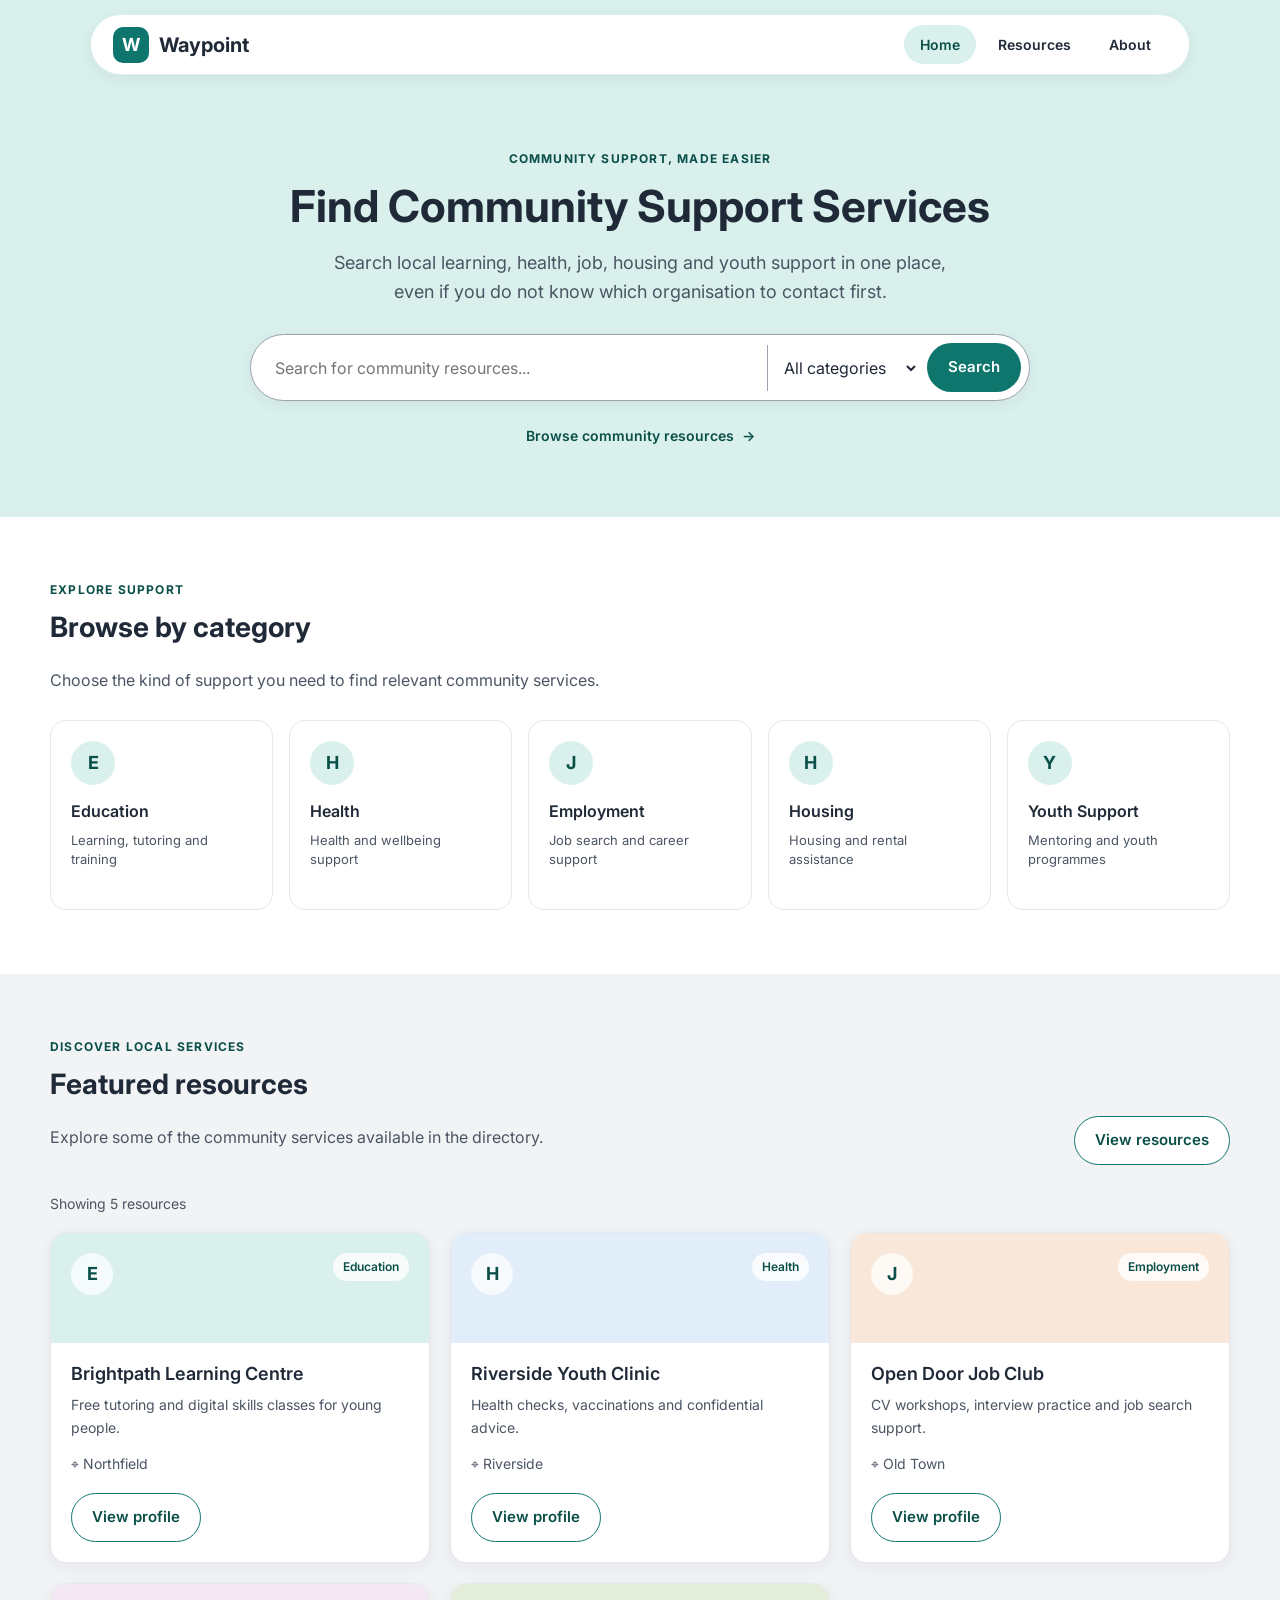
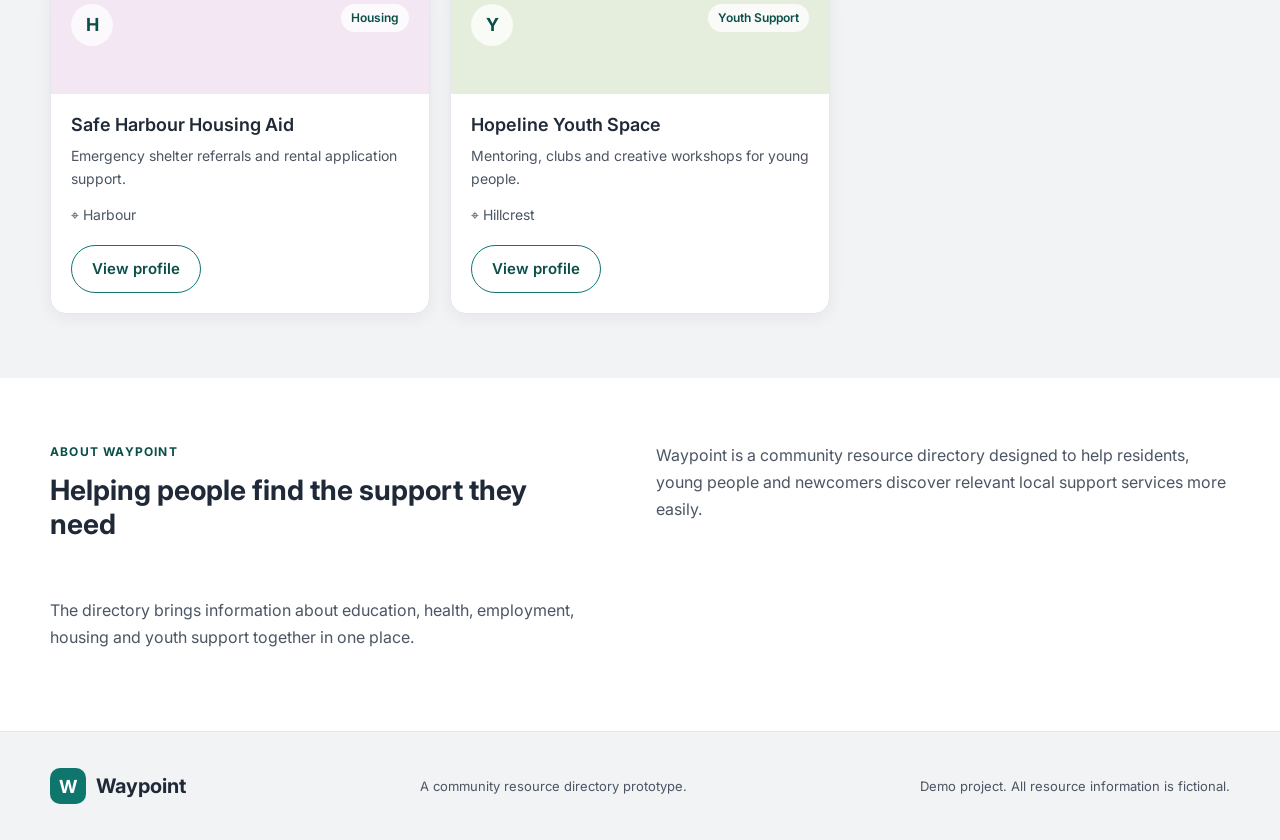
<file: index.html>
<!DOCTYPE html>
<html lang="en">
<head>
    <meta charset="UTF-8">
    <meta name="viewport" content="width=device-width, initial-scale=1.0">

    <meta
        name="description"
        content="Find local community learning, health, employment, housing and youth support services in one place."
    >

    <title>Waypoint | Community Resource Directory</title>

    <link rel="preconnect" href="https://fonts.googleapis.com">
    <link
        href="https://fonts.googleapis.com/css2?family=Inter:wght@400;600;700&display=swap"
        rel="stylesheet"
    >

    <link rel="stylesheet" href="styles.css">
    <script src="script.js" defer></script>
</head>

<body>

    <!-- Site header -->
    <header class="site-header">
        <div class="container header-content">

            <a class="logo" href="index.html" aria-label="Waypoint home">
                <span class="logo-icon" aria-hidden="true">W</span>
                <span>Waypoint</span>
            </a>

            <nav class="main-navigation" aria-label="Main navigation">
                <a href="index.html" aria-current="page">Home</a>
                <a href="#resources">Resources</a>
                <a href="#about">About</a>
            </nav>

        </div>
    </header>


    <!-- Main page content -->
    <main id="main-content">

        <!-- Hero section -->
        <section class="hero" aria-labelledby="hero-heading">
            <div class="container hero-content">

                <p class="eyebrow">
                    Community support, made easier
                </p>

                <h1 id="hero-heading">
                    Find Community Support Services
                </h1>

                <p class="hero-description">
                    Search local learning, health, job, housing and youth
                    support in one place, even if you do not know which
                    organisation to contact first.
                </p>

                <!-- Search feature -->
                <form class="search-form" id="search-form" role="search">

                    <label class="visually-hidden" for="search-input">
                        Search community resources
                    </label>

                    <input
                        type="search"
                        id="search-input"
                        name="search"
                        placeholder="Search for community resources..."
                    >

                    <label class="visually-hidden" for="category-filter">
                        Filter by category
                    </label>

                    <select id="category-filter" name="category">
                        <option value="all">All categories</option>
                        <option value="Education">Education</option>
                        <option value="Health">Health</option>
                        <option value="Employment">Employment</option>
                        <option value="Housing">Housing</option>
                        <option value="Youth Support">Youth Support</option>
                    </select>

                    <button type="submit" class="button button-primary">
                        Search
                    </button>

                </form>

                <a href="#resources" class="hero-link">
                    Browse community resources
                    <span aria-hidden="true">→</span>
                </a>

            </div>
        </section>


        <!-- Browse by category -->
        <section
            class="section category-section"
            aria-labelledby="category-heading"
        >
            <div class="container">

                <div class="section-heading">
                    <p class="eyebrow">Explore support</p>

                    <h2 id="category-heading">
                        Browse by category
                    </h2>

                    <p>
                        Choose the kind of support you need to find
                        relevant community services.
                    </p>
                </div>

                <div class="category-grid">

                    <button
                        class="category-card"
                        type="button"
                        data-category="Education"
                    >
                        <span class="category-icon" aria-hidden="true">E</span>
                        <span class="category-name">Education</span>
                        <span class="category-description">
                            Learning, tutoring and training
                        </span>
                    </button>

                    <button
                        class="category-card"
                        type="button"
                        data-category="Health"
                    >
                        <span class="category-icon" aria-hidden="true">H</span>
                        <span class="category-name">Health</span>
                        <span class="category-description">
                            Health and wellbeing support
                        </span>
                    </button>

                    <button
                        class="category-card"
                        type="button"
                        data-category="Employment"
                    >
                        <span class="category-icon" aria-hidden="true">J</span>
                        <span class="category-name">Employment</span>
                        <span class="category-description">
                            Job search and career support
                        </span>
                    </button>

                    <button
                        class="category-card"
                        type="button"
                        data-category="Housing"
                    >
                        <span class="category-icon" aria-hidden="true">H</span>
                        <span class="category-name">Housing</span>
                        <span class="category-description">
                            Housing and rental assistance
                        </span>
                    </button>

                    <button
                        class="category-card"
                        type="button"
                        data-category="Youth Support"
                    >
                        <span class="category-icon" aria-hidden="true">Y</span>
                        <span class="category-name">Youth Support</span>
                        <span class="category-description">
                            Mentoring and youth programmes
                        </span>
                    </button>

                </div>

            </div>
        </section>


        <!-- Featured resources -->
        <section
            class="section featured-section"
            id="resources"
            aria-labelledby="resources-heading"
        >
            <div class="container">

                <div class="section-heading section-heading-row">

                    <div>
                        <p class="eyebrow">Discover local services</p>

                        <h2 id="resources-heading">
                            Featured resources
                        </h2>

                        <p>
                            Explore some of the community services
                            available in the directory.
                        </p>
                    </div>

                    <a href="#resources" class="button button-outline">
                        View resources
                    </a>

                </div>

                <p
                    class="results-message"
                    id="results-message"
                    aria-live="polite"
                >
                    Showing featured resources
                </p>

                <div class="resource-grid" id="resource-grid">

                    <!-- Resource 1 -->
                    <article
                        class="resource-card"
                        data-category="Education"
                        data-search="Brightpath Learning Centre tutoring digital skills education"
                    >

                        <div class="resource-card-top education">
                            <span class="resource-symbol" aria-hidden="true">E</span>
                            <span class="resource-tag">Education</span>
                        </div>

                        <div class="resource-card-content">

                            <h3>Brightpath Learning Centre</h3>

                            <p>
                                Free tutoring and digital skills classes
                                for young people.
                            </p>

                            <p class="resource-location">
                                <span aria-hidden="true">⌖</span>
                                Northfield
                            </p>

                            <button
                                class="button button-outline view-profile"
                                type="button"
                                data-resource="brightpath"
                            >
                                View profile
                            </button>

                        </div>

                    </article>


                    <!-- Resource 2 -->
                    <article
                        class="resource-card"
                        data-category="Health"
                        data-search="Riverside Youth Clinic health vaccinations advice"
                    >

                        <div class="resource-card-top health">
                            <span class="resource-symbol" aria-hidden="true">H</span>
                            <span class="resource-tag">Health</span>
                        </div>

                        <div class="resource-card-content">

                            <h3>Riverside Youth Clinic</h3>

                            <p>
                                Health checks, vaccinations and
                                confidential advice.
                            </p>

                            <p class="resource-location">
                                <span aria-hidden="true">⌖</span>
                                Riverside
                            </p>

                            <button
                                class="button button-outline view-profile"
                                type="button"
                                data-resource="riverside"
                            >
                                View profile
                            </button>

                        </div>

                    </article>


                    <!-- Resource 3 -->
                    <article
                        class="resource-card"
                        data-category="Employment"
                        data-search="Open Door Job Club employment CV interview job search"
                    >

                        <div class="resource-card-top employment">
                            <span class="resource-symbol" aria-hidden="true">J</span>
                            <span class="resource-tag">Employment</span>
                        </div>

                        <div class="resource-card-content">

                            <h3>Open Door Job Club</h3>

                            <p>
                                CV workshops, interview practice and
                                job search support.
                            </p>

                            <p class="resource-location">
                                <span aria-hidden="true">⌖</span>
                                Old Town
                            </p>

                            <button
                                class="button button-outline view-profile"
                                type="button"
                                data-resource="opendoor"
                            >
                                View profile
                            </button>

                        </div>

                    </article>


                    <!-- Resource 4 -->
                    <article
                        class="resource-card"
                        data-category="Housing"
                        data-search="Safe Harbour Housing Aid shelter rental housing"
                    >

                        <div class="resource-card-top housing">
                            <span class="resource-symbol" aria-hidden="true">H</span>
                            <span class="resource-tag">Housing</span>
                        </div>

                        <div class="resource-card-content">

                            <h3>Safe Harbour Housing Aid</h3>

                            <p>
                                Emergency shelter referrals and
                                rental application support.
                            </p>

                            <p class="resource-location">
                                <span aria-hidden="true">⌖</span>
                                Harbour
                            </p>

                            <button
                                class="button button-outline view-profile"
                                type="button"
                                data-resource="safeharbour"
                            >
                                View profile
                            </button>

                        </div>

                    </article>


                    <!-- Resource 5 -->
                    <article
                        class="resource-card"
                        data-category="Youth Support"
                        data-search="Hopeline Youth Space mentoring clubs youth support"
                    >

                        <div class="resource-card-top youth">
                            <span class="resource-symbol" aria-hidden="true">Y</span>
                            <span class="resource-tag">Youth Support</span>
                        </div>

                        <div class="resource-card-content">

                            <h3>Hopeline Youth Space</h3>

                            <p>
                                Mentoring, clubs and creative workshops
                                for young people.
                            </p>

                            <p class="resource-location">
                                <span aria-hidden="true">⌖</span>
                                Hillcrest
                            </p>

                            <button
                                class="button button-outline view-profile"
                                type="button"
                                data-resource="hopeline"
                            >
                                View profile
                            </button>

                        </div>

                    </article>

                </div>

                <p class="empty-message" id="empty-message" hidden>
                    No resources found. Try another keyword or category.
                </p>

            </div>
        </section>


        <!-- About the directory -->
        <section
            class="section about-section"
            id="about"
            aria-labelledby="about-heading"
        >
            <div class="container about-content">

                <div>
                    <p class="eyebrow">About Waypoint</p>

                    <h2 id="about-heading">
                        Helping people find the support they need
                    </h2>
                </div>

                <p>
                    Waypoint is a community resource directory designed
                    to help residents, young people and newcomers
                    discover relevant local support services more easily.
                </p>

                <p>
                    The directory brings information about education,
                    health, employment, housing and youth support
                    together in one place.
                </p>

            </div>
        </section>

    </main>


    <!-- Site footer -->
    <footer class="site-footer">
        <div class="container footer-content">

            <a class="logo" href="index.html">
                <span class="logo-icon" aria-hidden="true">W</span>
                <span>Waypoint</span>
            </a>

            <p>
                A community resource directory prototype.
            </p>

            <p class="footer-note">
                Demo project. All resource information is fictional.
            </p>

        </div>
    </footer>


    <!-- Accessible resource profile dialog -->
    <dialog class="profile-dialog" id="profile-dialog">

        <div class="dialog-content">

            <button
                class="dialog-close"
                id="dialog-close"
                type="button"
                aria-label="Close profile"
            >
                ×
            </button>

            <p class="eyebrow" id="dialog-category">Resource profile</p>

            <h2 id="dialog-title"></h2>

            <p id="dialog-description"></p>

            <dl class="profile-details">
                <div>
                    <dt>Location</dt>
                    <dd id="dialog-location"></dd>
                </div>

                <div>
                    <dt>Opening hours</dt>
                    <dd id="dialog-hours"></dd>
                </div>
            </dl>

            <button
                class="button button-primary"
                id="dialog-close-bottom"
                type="button"
            >
                Close
            </button>

        </div>

    </dialog>

</body>
</html>
</file>
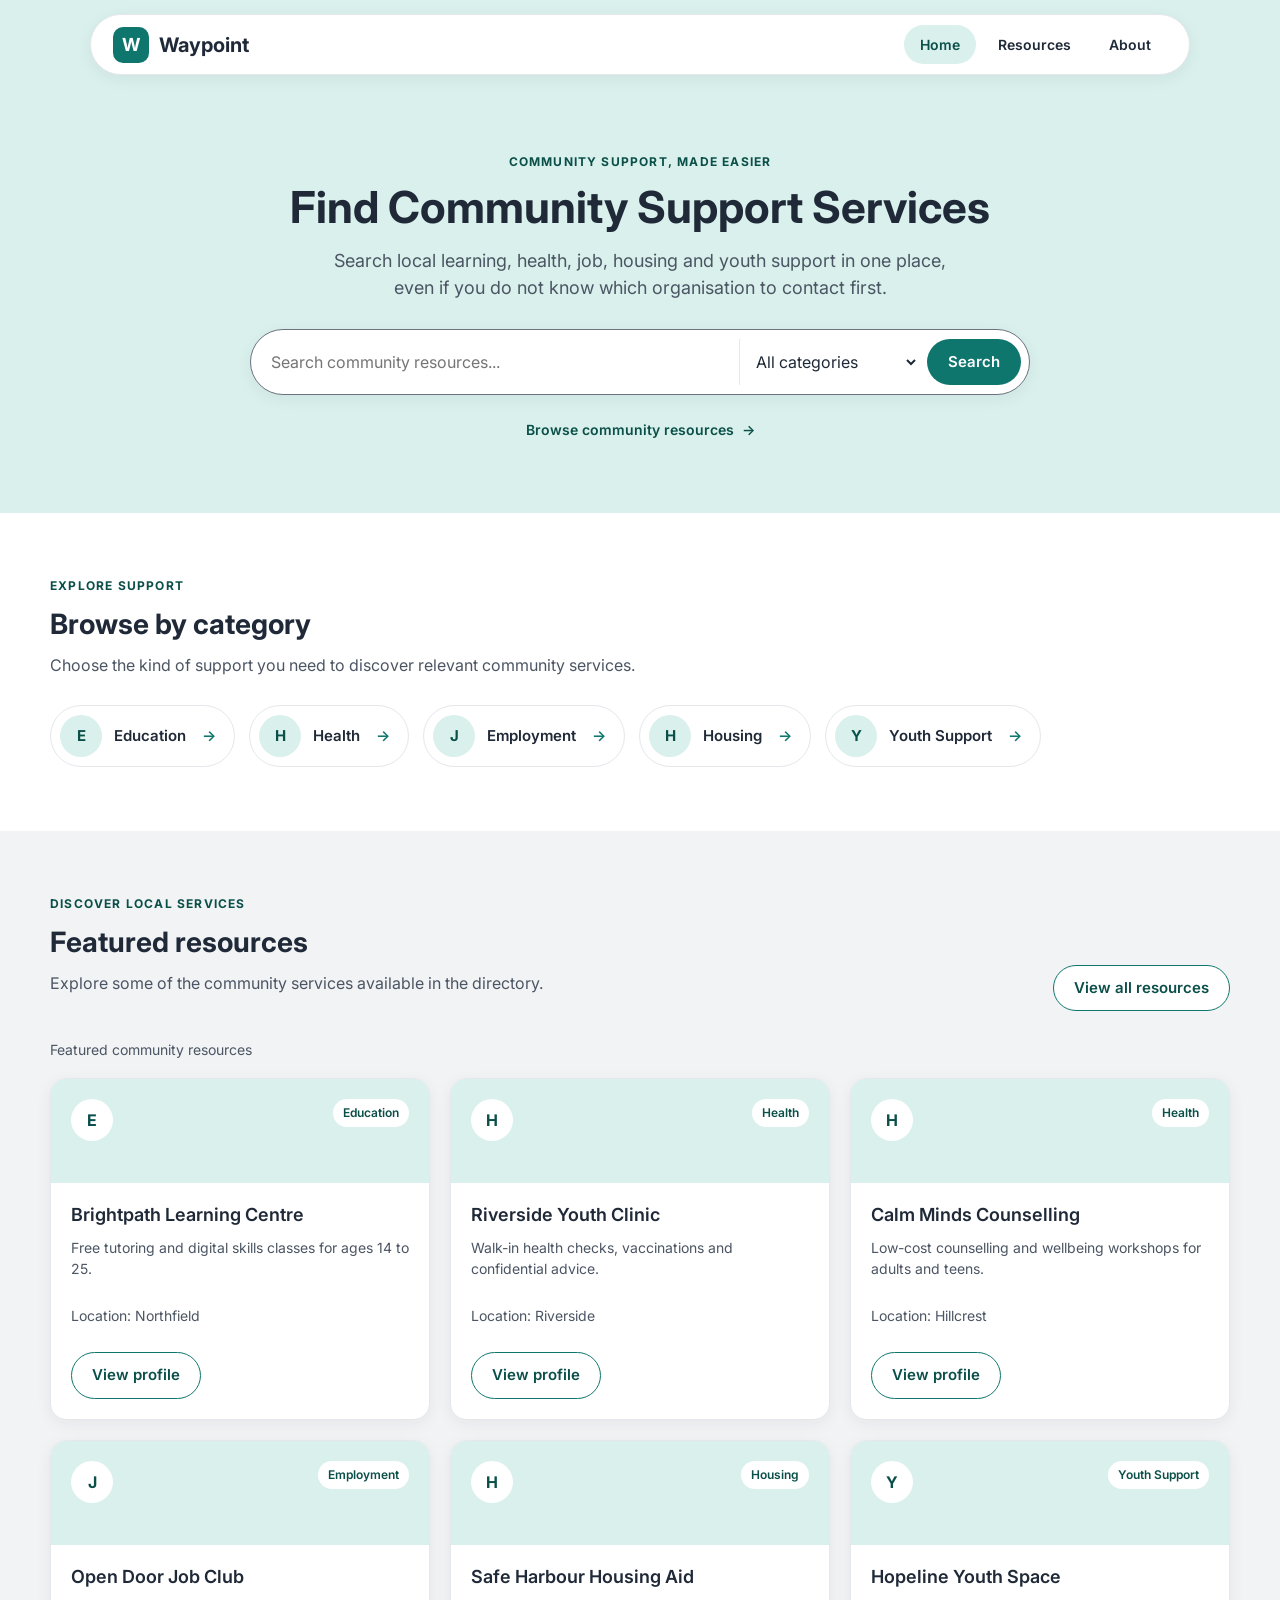
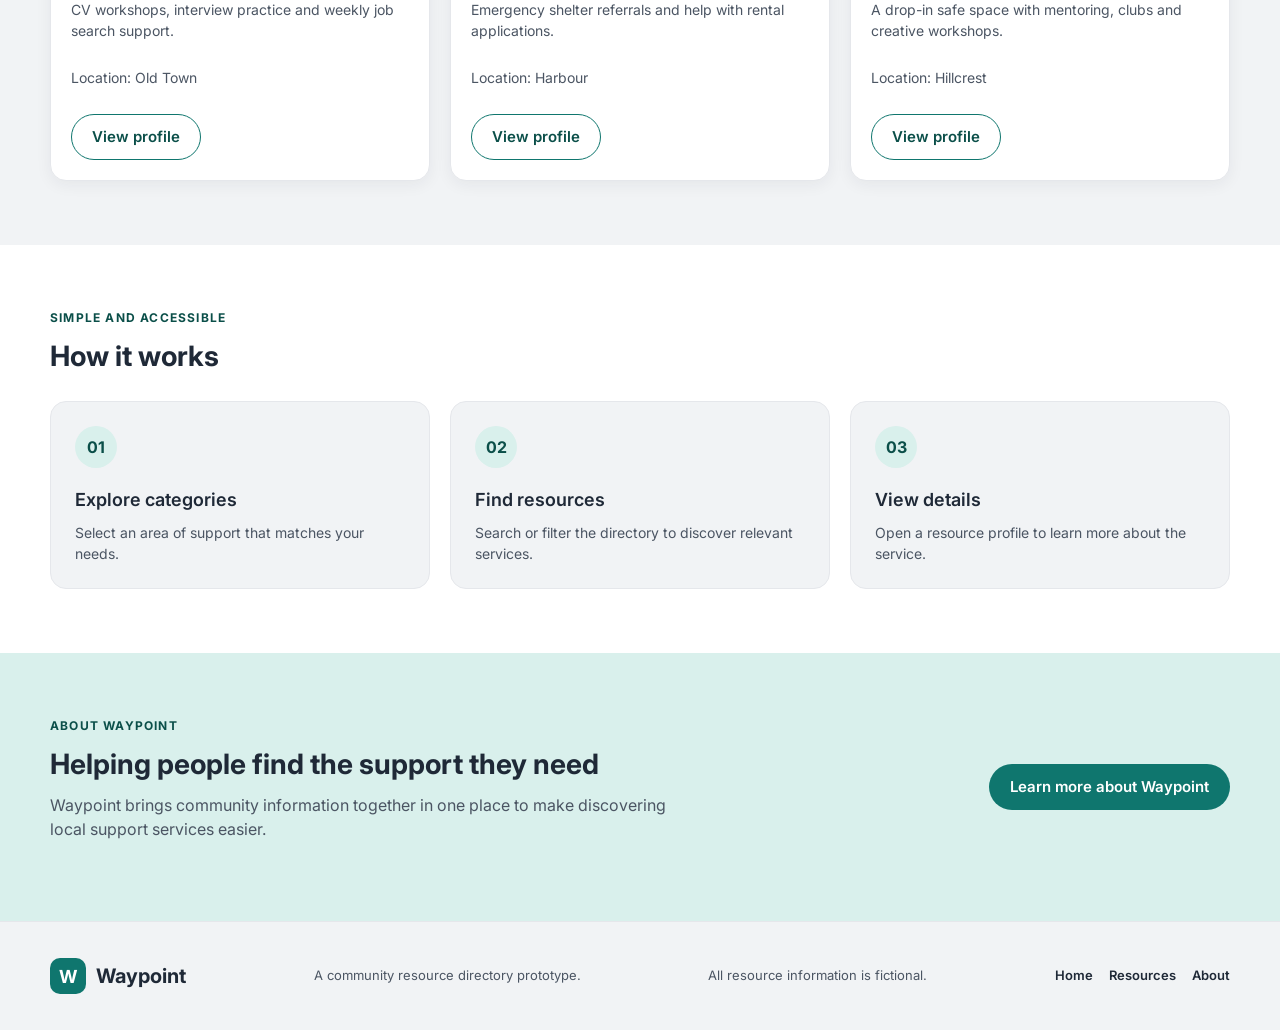
<file: main/index.html>
<!DOCTYPE html>
<html lang="en">

<head>

    <meta charset="UTF-8">

    <meta
        name="viewport"
        content="width=device-width, initial-scale=1.0"
    >

    <meta
        name="description"
        content="Find community learning, health, employment, housing and youth support services through Waypoint."
    >

    <title>Waypoint | Community Resource Directory</title>

    <link rel="preconnect" href="https://fonts.googleapis.com">

    <link
        href="https://fonts.googleapis.com/css2?family=Inter:wght@400;600;700&display=swap"
        rel="stylesheet"
    >

    <link rel="stylesheet" href="styles.css">

    <script src="script.js" defer></script>

</head>

<body data-page="home">

    <!-- Header -->

    <header class="site-header">

        <div class="container header-content">

            <a
                class="logo"
                href="index.html"
                aria-label="Waypoint home"
            >

                <span class="logo-icon" aria-hidden="true">W</span>

                <span>Waypoint</span>

            </a>

            <button
                class="menu-toggle"
                type="button"
                aria-expanded="false"
                aria-controls="primary-navigation"
                aria-label="Open navigation menu"
            >

                <span></span>
                <span></span>
                <span></span>

            </button>

            <nav
                class="main-navigation"
                id="primary-navigation"
                aria-label="Main navigation"
            >

                <a href="index.html" aria-current="page">
                    Home
                </a>

                <a href="resource.html">
                    Resources
                </a>

                <a href="about.html">
                    About
                </a>

            </nav>

        </div>

    </header>

    <!-- Main content -->

    <main id="main-content">

        <!-- Hero section -->

        <section class="hero" aria-labelledby="hero-heading">

            <div class="container hero-content">

                <p class="eyebrow">
                    Community support, made easier
                </p>

                <h1 id="hero-heading">
                    Find Community Support Services
                </h1>

                <p class="hero-description">
                    Search local learning, health, job, housing
                    and youth support in one place, even if you
                    do not know which organisation to contact first.
                </p>

                <!-- Homepage search -->

                <form
                    class="search-form"
                    id="home-search-form"
                    role="search"
                    action="resource.html"
                    method="get"
                >

                    <label
                        class="visually-hidden"
                        for="home-search"
                    >
                        Search community resources
                    </label>

                    <input
                        type="search"
                        id="home-search"
                        name="q"
                        placeholder="Search community resources..."
                    >

                    <label
                        class="visually-hidden"
                        for="home-category"
                    >
                        Select a category
                    </label>

                    <select
                        id="home-category"
                        name="category"
                    >

                        <option value="all">
                            All categories
                        </option>

                        <option value="Education">
                            Education
                        </option>

                        <option value="Health">
                            Health
                        </option>

                        <option value="Employment">
                            Employment
                        </option>

                        <option value="Housing">
                            Housing
                        </option>

                        <option value="Youth Support">
                            Youth Support
                        </option>

                    </select>

                    <button
                        type="submit"
                        class="button button-primary"
                    >
                        Search
                    </button>

                </form>

                <a
                    href="resource.html"
                    class="hero-link"
                >
                    Browse community resources
                    <span aria-hidden="true">→</span>
                </a>

            </div>

        </section>

        <!-- Browse by category -->

        <section
            class="section category-section"
            aria-labelledby="category-heading"
        >

            <div class="container">

                <div class="section-heading">

                    <p class="eyebrow">
                        Explore support
                    </p>

                    <h2 id="category-heading">
                        Browse by category
                    </h2>

                    <p>
                        Choose the kind of support you need
                        to discover relevant community services.
                    </p>

                </div>

                <!-- Pill-style categories -->

                <div class="category-pill-grid">

                    <a
                        class="category-pill"
                        href="resource.html?category=Education"
                    >

                        <span class="category-icon" aria-hidden="true">
                            E
                        </span>

                        <span>Education</span>

                        <span class="pill-arrow" aria-hidden="true">
                            →
                        </span>

                    </a>

                    <a
                        class="category-pill"
                        href="resource.html?category=Health"
                    >

                        <span class="category-icon" aria-hidden="true">
                            H
                        </span>

                        <span>Health</span>

                        <span class="pill-arrow" aria-hidden="true">
                            →
                        </span>

                    </a>

                    <a
                        class="category-pill"
                        href="resource.html?category=Employment"
                    >

                        <span class="category-icon" aria-hidden="true">
                            J
                        </span>

                        <span>Employment</span>

                        <span class="pill-arrow" aria-hidden="true">
                            →
                        </span>

                    </a>

                    <a
                        class="category-pill"
                        href="resource.html?category=Housing"
                    >

                        <span class="category-icon" aria-hidden="true">
                            H
                        </span>

                        <span>Housing</span>

                        <span class="pill-arrow" aria-hidden="true">
                            →
                        </span>

                    </a>

                    <a
                        class="category-pill"
                        href="resource.html?category=Youth%20Support"
                    >

                        <span class="category-icon" aria-hidden="true">
                            Y
                        </span>

                        <span>Youth Support</span>

                        <span class="pill-arrow" aria-hidden="true">
                            →
                        </span>

                    </a>

                </div>

            </div>

        </section>

        <!-- Featured resources -->

        <section
            class="section featured-section"
            aria-labelledby="featured-heading"
        >

            <div class="container">

                <div class="section-heading section-heading-row">

                    <div>

                        <p class="eyebrow">
                            Discover local services
                        </p>

                        <h2 id="featured-heading">
                            Featured resources
                        </h2>

                        <p>
                            Explore some of the community services
                            available in the directory.
                        </p>

                    </div>

                    <a
                        href="resource.html"
                        class="button button-outline"
                    >
                        View all resources
                    </a>

                </div>

                <p
                    class="results-message"
                    id="results-message"
                    aria-live="polite"
                >
                    Featured community resources
                </p>

                <!-- Six featured cards are generated by JavaScript -->

                <div
                    class="resource-grid"
                    id="resource-grid"
                >

                </div>

                <noscript>
                    <p class="notice">
                        JavaScript must be enabled to display
                        the featured resource cards.
                    </p>
                </noscript>

            </div>

        </section>

        <!-- How it works -->

        <section
            class="section how-section"
            aria-labelledby="how-heading"
        >

            <div class="container">

                <div class="section-heading">

                    <p class="eyebrow">
                        Simple and accessible
                    </p>

                    <h2 id="how-heading">
                        How it works
                    </h2>

                </div>

                <div class="how-it-works-grid">

                    <article class="step-card">

                        <span class="step-number">01</span>

                        <h3>Explore categories</h3>

                        <p>
                            Select an area of support
                            that matches your needs.
                        </p>

                    </article>

                    <article class="step-card">

                        <span class="step-number">02</span>

                        <h3>Find resources</h3>

                        <p>
                            Search or filter the directory
                            to discover relevant services.
                        </p>

                    </article>

                    <article class="step-card">

                        <span class="step-number">03</span>

                        <h3>View details</h3>

                        <p>
                            Open a resource profile to
                            learn more about the service.
                        </p>

                    </article>

                </div>

            </div>

        </section>

        <!-- About preview -->

        <section
            class="section about-preview"
            aria-labelledby="preview-heading"
        >

            <div class="container about-preview-content">

                <div>

                    <p class="eyebrow">
                        About Waypoint
                    </p>

                    <h2 id="preview-heading">
                        Helping people find the support they need
                    </h2>

                    <p>
                        Waypoint brings community information
                        together in one place to make discovering
                        local support services easier.
                    </p>

                </div>

                <a
                    href="about.html"
                    class="button button-primary"
                >
                    Learn more about Waypoint
                </a>

            </div>

        </section>

    </main>

    <!-- Footer -->

    <footer class="site-footer">

        <div class="container footer-content">

            <a class="logo" href="index.html">

                <span class="logo-icon" aria-hidden="true">W</span>

                <span>Waypoint</span>

            </a>

            <p>
                A community resource directory prototype.
            </p>

            <p class="footer-note">
                All resource information is fictional.
            </p>

            <nav aria-label="Footer navigation">

                <a href="index.html">Home</a>

                <a href="resource.html">Resources</a>

                <a href="about.html">About</a>

            </nav>

        </div>

    </footer>

    <!-- Resource profile dialog -->

    <dialog
        class="profile-dialog"
        id="profile-dialog"
        aria-labelledby="dialog-title"
    >

        <div class="dialog-content">

            <p class="eyebrow" id="dialog-category">
                Resource profile
            </p>

            <h2 id="dialog-title"></h2>

            <p id="dialog-description"></p>

            <dl class="profile-details">

                <div>
                    <dt>Location</dt>
                    <dd id="dialog-location"></dd>
                </div>

                <div>
                    <dt>Opening hours</dt>
                    <dd id="dialog-hours"></dd>
                </div>

                <div>
                    <dt>Phone</dt>
                    <dd id="dialog-phone"></dd>
                </div>

                <div>
                    <dt>Support topics</dt>
                    <dd id="dialog-tags"></dd>
                </div>

            </dl>

            <button
                class="button button-primary"
                id="dialog-close"
                type="button"
            >
                Close
            </button>

        </div>

    </dialog>

</body>

</html>
</file>
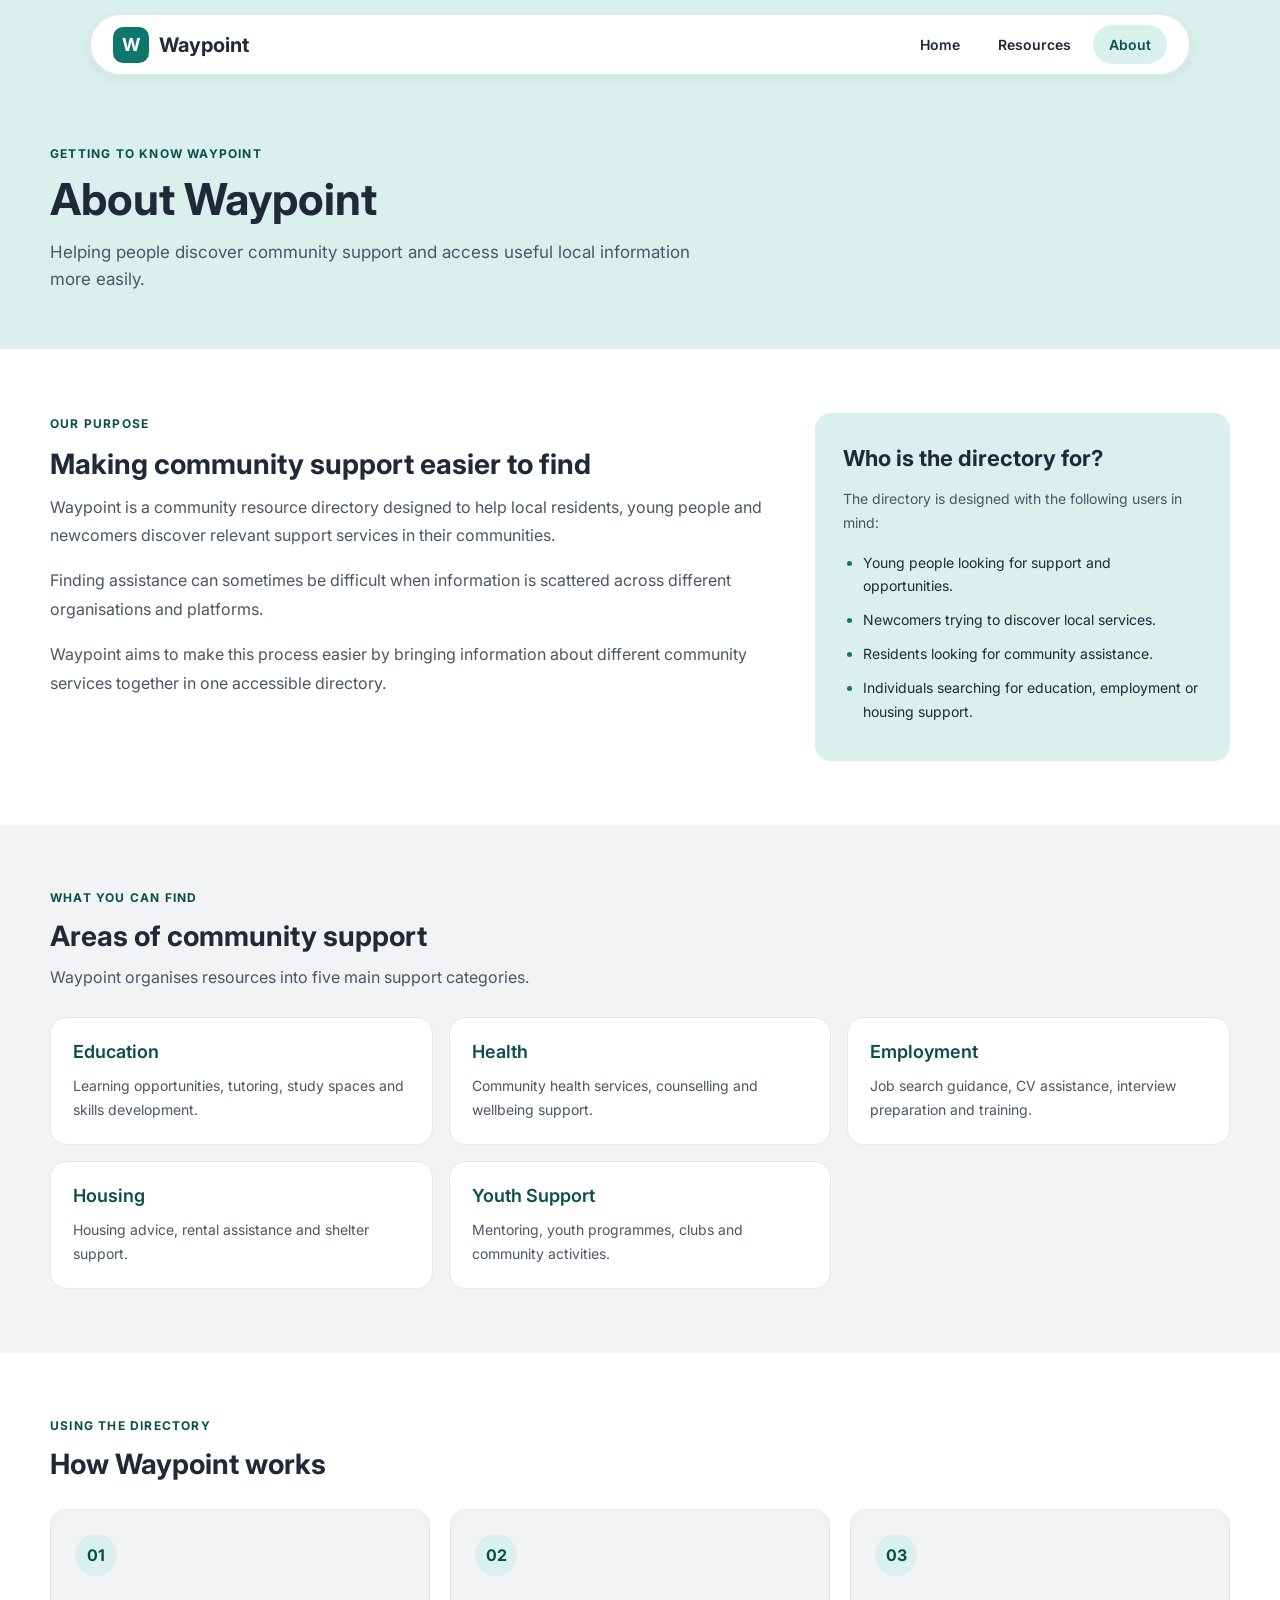
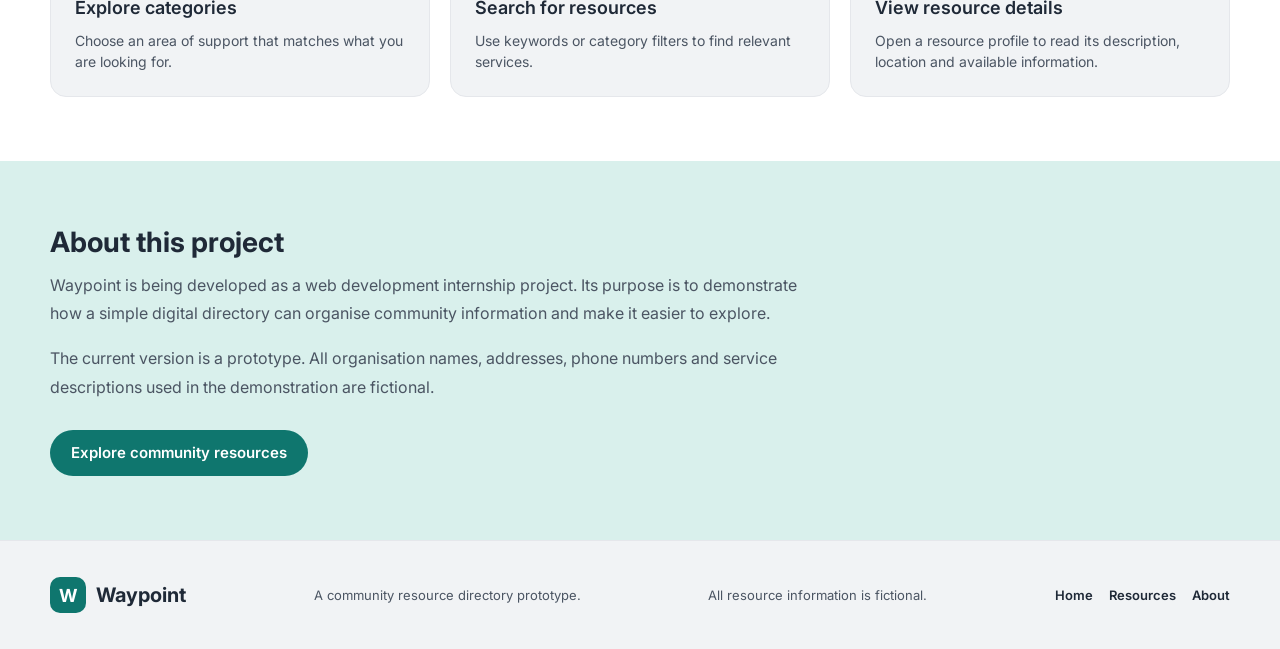
<file: main/about.html>
<!DOCTYPE html>
<html lang="en">

<head>

    <meta charset="UTF-8">

    <meta
        name="viewport"
        content="width=device-width, initial-scale=1.0"
    >

    <meta
        name="description"
        content="Learn about Waypoint, a community resource directory designed to help people find local support services."
    >

    <title>About | Waypoint Community Directory</title>

    <link rel="preconnect" href="https://fonts.googleapis.com">

    <link
        href="https://fonts.googleapis.com/css2?family=Inter:wght@400;600;700&display=swap"
        rel="stylesheet"
    >

    <link rel="stylesheet" href="styles.css">

    <script src="script.js" defer></script>

</head>

<body data-page="about">

    <!-- Header and navigation -->

    <header class="site-header">

        <div class="container header-content">

            <a
                class="logo"
                href="index.html"
                aria-label="Waypoint home"
            >

                <span class="logo-icon" aria-hidden="true">W</span>

                <span>Waypoint</span>

            </a>

            <button
                class="menu-toggle"
                type="button"
                aria-expanded="false"
                aria-controls="primary-navigation"
                aria-label="Open navigation menu"
            >

                <span></span>
                <span></span>
                <span></span>

            </button>

            <nav
                class="main-navigation"
                id="primary-navigation"
                aria-label="Main navigation"
            >

                <a href="index.html">Home</a>

                <a href="resource.html">Resources</a>

                <a
                    href="about.html"
                    aria-current="page"
                >
                    About
                </a>

            </nav>

        </div>

    </header>

    <!-- Main page content -->

    <main id="main-content">

        <!-- About introduction -->

        <section
            class="page-hero"
            aria-labelledby="about-heading"
        >

            <div class="container">

                <p class="eyebrow">
                    Getting to know Waypoint
                </p>

                <h1 id="about-heading">
                    About Waypoint
                </h1>

                <p>
                    Helping people discover community support
                    and access useful local information more easily.
                </p>

            </div>

        </section>

        <!-- About introduction -->

        <section class="section">

            <div class="container about-layout">

                <div class="about-main">

                    <p class="eyebrow">
                        Our purpose
                    </p>

                    <h2>
                        Making community support easier to find
                    </h2>

                    <p>
                        Waypoint is a community resource directory
                        designed to help local residents, young people
                        and newcomers discover relevant support
                        services in their communities.
                    </p>

                    <p>
                        Finding assistance can sometimes be difficult
                        when information is scattered across different
                        organisations and platforms.
                    </p>

                    <p>
                        Waypoint aims to make this process easier by
                        bringing information about different community
                        services together in one accessible directory.
                    </p>

                </div>

                <aside class="about-highlight">

                    <h2>
                        Who is the directory for?
                    </h2>

                    <p>
                        The directory is designed with the following
                        users in mind:
                    </p>

                    <ul>

                        <li>Young people looking for support and opportunities.</li>

                        <li>Newcomers trying to discover local services.</li>

                        <li>Residents looking for community assistance.</li>

                        <li>Individuals searching for education, employment
                            or housing support.</li>

                    </ul>

                </aside>

            </div>

        </section>

        <!-- Categories explanation -->

        <section class="section about-categories">

            <div class="container">

                <div class="section-heading">

                    <p class="eyebrow">
                        What you can find
                    </p>

                    <h2>
                        Areas of community support
                    </h2>

                    <p>
                        Waypoint organises resources into five
                        main support categories.
                    </p>

                </div>

                <div class="about-category-grid">

                    <article class="about-category-card">

                        <h3>Education</h3>

                        <p>
                            Learning opportunities, tutoring,
                            study spaces and skills development.
                        </p>

                    </article>

                    <article class="about-category-card">

                        <h3>Health</h3>

                        <p>
                            Community health services,
                            counselling and wellbeing support.
                        </p>

                    </article>

                    <article class="about-category-card">

                        <h3>Employment</h3>

                        <p>
                            Job search guidance, CV assistance,
                            interview preparation and training.
                        </p>

                    </article>

                    <article class="about-category-card">

                        <h3>Housing</h3>

                        <p>
                            Housing advice, rental assistance
                            and shelter support.
                        </p>

                    </article>

                    <article class="about-category-card">

                        <h3>Youth Support</h3>

                        <p>
                            Mentoring, youth programmes,
                            clubs and community activities.
                        </p>

                    </article>

                </div>

            </div>

        </section>

        <!-- How it works -->

        <section class="section">

            <div class="container">

                <div class="section-heading">

                    <p class="eyebrow">
                        Using the directory
                    </p>

                    <h2>
                        How Waypoint works
                    </h2>

                </div>

                <div class="how-it-works-grid">

                    <article class="step-card">

                        <span class="step-number">01</span>

                        <h3>Explore categories</h3>

                        <p>
                            Choose an area of support that matches
                            what you are looking for.
                        </p>

                    </article>

                    <article class="step-card">

                        <span class="step-number">02</span>

                        <h3>Search for resources</h3>

                        <p>
                            Use keywords or category filters
                            to find relevant services.
                        </p>

                    </article>

                    <article class="step-card">

                        <span class="step-number">03</span>

                        <h3>View resource details</h3>

                        <p>
                            Open a resource profile to read
                            its description, location and
                            available information.
                        </p>

                    </article>

                </div>

            </div>

        </section>

        <!-- Project information -->

        <section class="section project-information">

            <div class="container">

                <h2>
                    About this project
                </h2>

                <p>
                    Waypoint is being developed as a web development
                    internship project. Its purpose is to demonstrate
                    how a simple digital directory can organise
                    community information and make it easier to explore.
                </p>

                <p>
                    The current version is a prototype. All organisation
                    names, addresses, phone numbers and service
                    descriptions used in the demonstration are fictional.
                </p>

                <a
                    href="resource.html"
                    class="button button-primary"
                >
                    Explore community resources
                </a>

            </div>

        </section>

    </main>

    <!-- Footer -->

    <footer class="site-footer">

        <div class="container footer-content">

            <a class="logo" href="index.html">

                <span class="logo-icon" aria-hidden="true">W</span>

                <span>Waypoint</span>

            </a>

            <p>
                A community resource directory prototype.
            </p>

            <p class="footer-note">
                All resource information is fictional.
            </p>

            <nav aria-label="Footer navigation">

                <a href="index.html">Home</a>

                <a href="resource.html">Resources</a>

                <a href="about.html">About</a>

            </nav>

        </div>

    </footer>

</body>

</html>
</file>
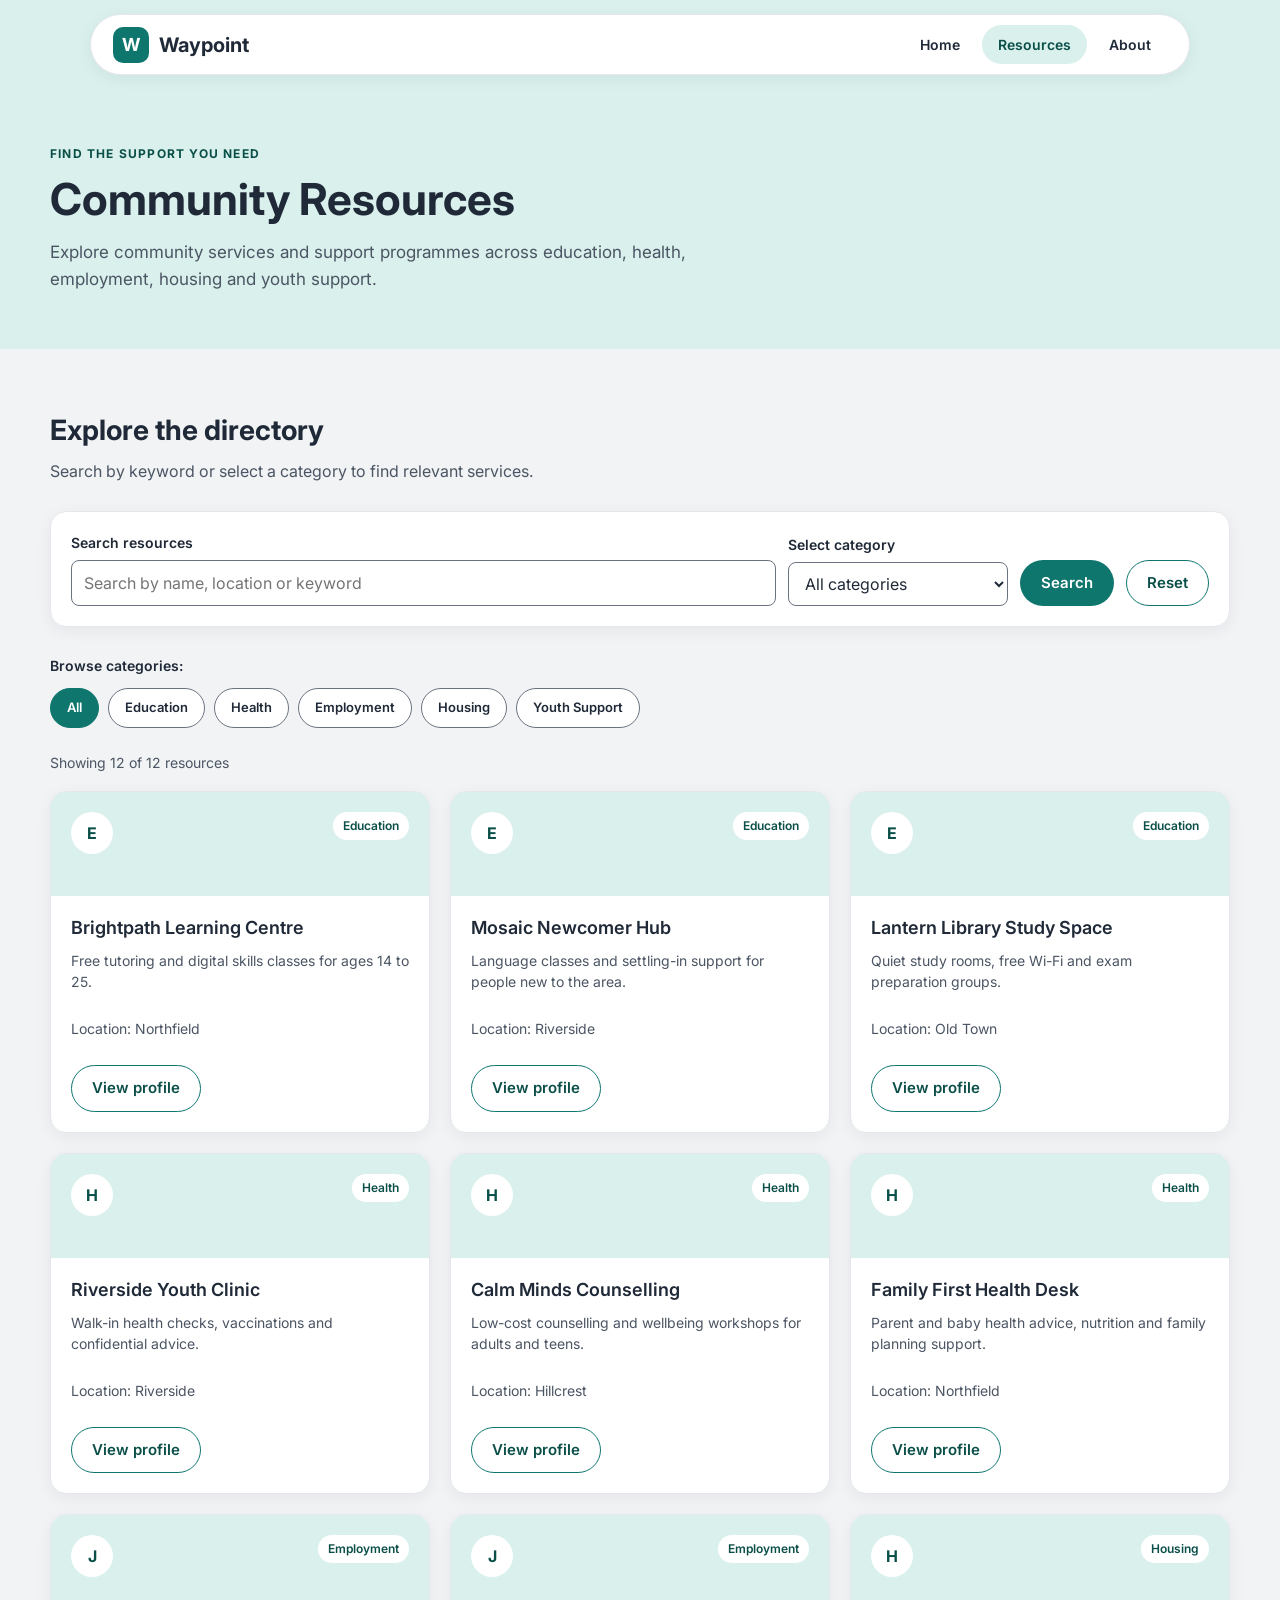
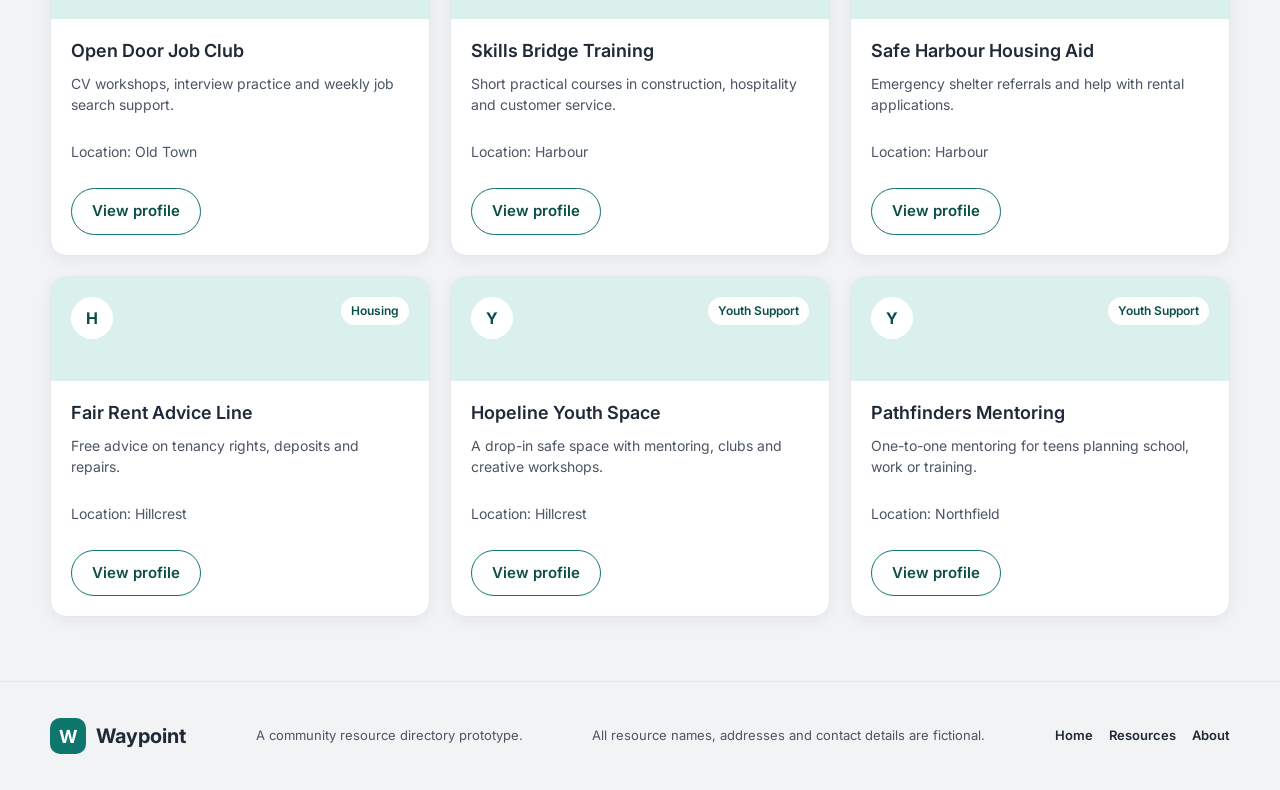
<file: main/resource.html>
<!DOCTYPE html>
<html lang="en">

<head>

    <meta charset="UTF-8">

    <meta
        name="viewport"
        content="width=device-width, initial-scale=1.0"
    >

    <meta
        name="description"
        content="Browse community education, health, employment, housing and youth support resources."
    >

    <title>Resources | Waypoint Community Directory</title>

    <link rel="preconnect" href="https://fonts.googleapis.com">

    <link
        href="https://fonts.googleapis.com/css2?family=Inter:wght@400;600;700&display=swap"
        rel="stylesheet"
    >

    <link rel="stylesheet" href="styles.css">

    <script src="script.js" defer></script>

</head>


<body data-page="resources">

    <!-- Header and navigation -->

    <header class="site-header">

        <div class="container header-content">

            <a
                class="logo"
                href="index.html"
                aria-label="Waypoint home"
            >
                <span class="logo-icon" aria-hidden="true">W</span>
                <span>Waypoint</span>
            </a>

            <button
                class="menu-toggle"
                type="button"
                aria-expanded="false"
                aria-controls="primary-navigation"
                aria-label="Open navigation menu"
            >
                <span></span>
                <span></span>
                <span></span>
            </button>

            <nav
                class="main-navigation"
                id="primary-navigation"
                aria-label="Main navigation"
            >
                <a href="index.html">Home</a>

                <a
                    href="resource.html"
                    aria-current="page"
                >
                    Resources
                </a>

                <a href="about.html">About</a>

            </nav>

        </div>

    </header>


    <!-- Main content -->

    <main id="main-content">

        <!-- Resources introduction -->

        <section
            class="page-hero"
            aria-labelledby="page-heading"
        >

            <div class="container">

                <p class="eyebrow">
                    Find the support you need
                </p>

                <h1 id="page-heading">
                    Community Resources
                </h1>

                <p>
                    Explore community services and support programmes
                    across education, health, employment, housing
                    and youth support.
                </p>

            </div>

        </section>


        <!-- Search and resource directory -->

        <section
            class="section resources-directory"
            aria-labelledby="directory-heading"
        >

            <div class="container">

                <div class="section-heading">

                    <h2 id="directory-heading">
                        Explore the directory
                    </h2>

                    <p>
                        Search by keyword or select a category
                        to find relevant services.
                    </p>

                </div>


                <!-- Search and filter form -->

                <form
                    class="directory-search"
                    id="resource-search-form"
                    role="search"
                >

                    <div class="form-field">

                        <label for="search-input">
                            Search resources
                        </label>

                        <input
                            type="search"
                            id="search-input"
                            name="q"
                            placeholder="Search by name, location or keyword"
                        >

                    </div>


                    <div class="form-field">

                        <label for="category-filter">
                            Select category
                        </label>

                        <select
                            id="category-filter"
                            name="category"
                        >

                            <option value="all">
                                All categories
                            </option>

                            <option value="Education">
                                Education
                            </option>

                            <option value="Health">
                                Health
                            </option>

                            <option value="Employment">
                                Employment
                            </option>

                            <option value="Housing">
                                Housing
                            </option>

                            <option value="Youth Support">
                                Youth Support
                            </option>

                        </select>

                    </div>


                    <button
                        class="button button-primary"
                        type="submit"
                    >
                        Search
                    </button>

                    <button
                        class="button button-outline"
                        id="reset-filters"
                        type="button"
                    >
                        Reset
                    </button>

                </form>


                <!-- Category filter buttons -->

                <div class="category-filters">

                    <p class="filter-label">
                        Browse categories:
                    </p>

                    <div
                        class="filter-pills"
                        role="group"
                        aria-label="Filter resources by category"
                    >

                        <button
                            class="filter-pill"
                            type="button"
                            data-category-filter="all"
                            aria-pressed="true"
                        >
                            All
                        </button>

                        <button
                            class="filter-pill"
                            type="button"
                            data-category-filter="Education"
                            aria-pressed="false"
                        >
                            Education
                        </button>

                        <button
                            class="filter-pill"
                            type="button"
                            data-category-filter="Health"
                            aria-pressed="false"
                        >
                            Health
                        </button>

                        <button
                            class="filter-pill"
                            type="button"
                            data-category-filter="Employment"
                            aria-pressed="false"
                        >
                            Employment
                        </button>

                        <button
                            class="filter-pill"
                            type="button"
                            data-category-filter="Housing"
                            aria-pressed="false"
                        >
                            Housing
                        </button>

                        <button
                            class="filter-pill"
                            type="button"
                            data-category-filter="Youth Support"
                            aria-pressed="false"
                        >
                            Youth Support
                        </button>

                    </div>

                </div>


                <!-- Search results information -->

                <p
                    class="results-message"
                    id="results-message"
                    aria-live="polite"
                >
                    Loading resources...
                </p>


                <!-- Resource cards are generated by JavaScript -->

                <div
                    class="resource-grid"
                    id="resource-grid"
                    aria-label="Community resources"
                >

                </div>


                <!-- Empty search results -->

                <p
                    class="empty-message"
                    id="empty-message"
                    hidden
                >
                    No resources found. Try another search term
                    or select a different category.
                </p>


                <noscript>
                    <p class="notice">
                        JavaScript must be enabled to search and
                        display the community resource directory.
                    </p>
                </noscript>

            </div>

        </section>

    </main>


    <!-- Footer -->

    <footer class="site-footer">

        <div class="container footer-content">

            <a class="logo" href="index.html">

                <span class="logo-icon" aria-hidden="true">W</span>

                <span>Waypoint</span>

            </a>

            <p>
                A community resource directory prototype.
            </p>

            <p class="footer-note">
                All resource names, addresses and contact details
                are fictional.
            </p>

            <nav aria-label="Footer navigation">

                <a href="index.html">Home</a>

                <a href="resource.html">Resources</a>

                <a href="about.html">About</a>

            </nav>

        </div>

    </footer>


    <!-- Resource profile popup -->

    <dialog
        class="profile-dialog"
        id="profile-dialog"
        aria-labelledby="dialog-title"
    >

        <div class="dialog-content">

            <p class="eyebrow" id="dialog-category">
                Resource profile
            </p>

            <h2 id="dialog-title"></h2>

            <p id="dialog-description"></p>

            <dl class="profile-details">

                <div>
                    <dt>Location</dt>
                    <dd id="dialog-location"></dd>
                </div>

                <div>
                    <dt>Opening hours</dt>
                    <dd id="dialog-hours"></dd>
                </div>

                <div>
                    <dt>Phone</dt>
                    <dd id="dialog-phone"></dd>
                </div>

                <div>
                    <dt>Support topics</dt>
                    <dd id="dialog-tags"></dd>
                </div>

            </dl>

            <button
                class="button button-primary"
                id="dialog-close"
                type="button"
            >
                Close
            </button>

        </div>

    </dialog>

</body>

</html>
</file>
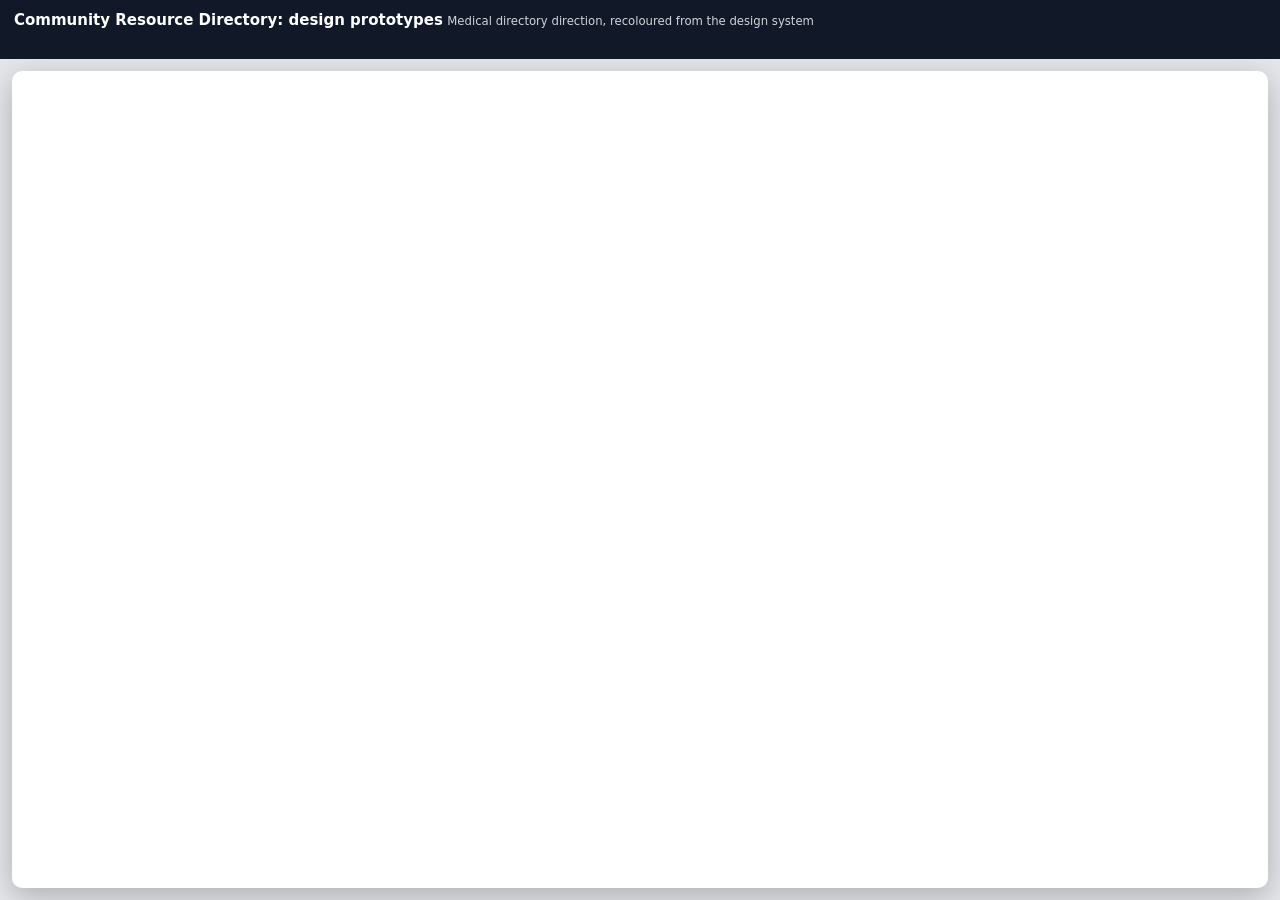
<file: src/shell.html>
<!doctype html><html lang="en"><head><meta charset="utf-8"><meta name="viewport" content="width=device-width,initial-scale=1"><title>Soft Dark: 3 variations</title>
<style>
*{box-sizing:border-box}html,body{height:100%;margin:0}body{display:flex;flex-direction:column;font:14px/1.4 system-ui,-apple-system,"Segoe UI",Arial,sans-serif;background:#e5e7eb;color:#111827}
.bar{background:#111827;color:#fff;padding:10px 14px;display:flex;flex-direction:column;gap:8px}.row{display:flex;gap:12px;align-items:center;justify-content:space-between;flex-wrap:wrap}
.row b{font-size:15px}.row small{color:#d1d5db}.grp{display:flex;gap:6px;overflow-x:auto;padding-bottom:2px}
.bar button{border:1.5px solid #4b5563;background:transparent;color:#fff;border-radius:8px;padding:6px 11px;font:600 13px system-ui,sans-serif;cursor:pointer;white-space:nowrap}
.bar button[aria-pressed=true]{background:#fff;color:#111827;border-color:#fff}.bar button:focus-visible{outline:3px solid #5eead4;outline-offset:2px}
.pal{display:flex;flex-wrap:wrap;gap:4px 14px;margin-top:6px}.sw{display:inline-flex;align-items:center;gap:6px;font-size:12px}.sw i{width:14px;height:14px;border-radius:4px;border:1px solid #9ca3af;display:inline-block}.lab{color:#d1d5db;font-size:12px;font-weight:700;letter-spacing:.06em;text-transform:uppercase;align-self:center;margin-right:2px}
.info{margin:0;color:#e5e7eb;font-size:13px}.info a{color:#5eead4}
.stage{flex:1;min-height:0;display:flex;justify-content:center;padding:12px;overflow:auto}
iframe{border:0;background:#fff;height:100%;width:100%;max-width:100%;border-radius:10px;box-shadow:0 8px 30px rgba(0,0,0,.25);transition:width .2s}
@media(max-width:700px){.stage{padding:0}iframe{border-radius:0}}
</style></head><body>
<header class="bar"><div class="row"><div><b>Community Resource Directory: design prototypes</b> <small>Medical directory direction, recoloured from the design system</small></div><div class="grp" id="dv" role="group" aria-label="Preview size"></div></div>
<div class="grp" id="vr" role="group" aria-label="Version"></div><p class="info" id="in"></p></header>
<main class="stage"><iframe id="fr" title="Prototype preview" sandbox="allow-scripts allow-forms"></iframe></main>
<script>
/*DATA*/
const CSS=/*CSS*/;
const ENGINE=/*ENGINE*/;
const REFS=/*REFS*/;
const DEV=[['Desktop','100%'],['Tablet','768px'],['Mobile','390px']];
let R=0,V=0,D=0;const $=s=>document.querySelector(s),btn=(t,p,f)=>{const b=document.createElement('button');b.textContent=t;b.setAttribute('aria-pressed',p);b.onclick=f;return b};
function doc(c){const fam=[...new Set([c.hf,c.bf])].map(f=>'family='+f.replace(/ /g,'+')+':wght@400;700').join('&');
return '<!doctype html><html lang="en"><head><meta charset="utf-8"><meta name="viewport" content="width=device-width,initial-scale=1"><link href="https://fonts.googleapis.com/css2?'+fam+'&display=swap" rel="stylesheet"><style>'+CSS+'</style></head><body><div id="app"></div><scr'+'ipt>const CATS='+JSON.stringify(CATS)+',DATA='+JSON.stringify(DATA)+';('+ENGINE.toString()+')('+JSON.stringify(c.cfg)+')</scr'+'ipt></body></html>'}
function ui(){const r=REFS[R],v=r.v[V];
$('#dv').replaceChildren(...DEV.map(([t],i)=>btn(t,i==D,()=>{D=i;ui(false)})));

$('#vr').replaceChildren(Object.assign(document.createElement('span'),{className:'lab',textContent:'Version'}),...r.v.map((x,i)=>btn((i+1)+' · '+x.name,i==V,()=>{V=i;ui(true)})));
$('#in').innerHTML='<b>Version '+(V+1)+': '+v.name+'.</b> '+v.d+'<span class="pal">'+v.pal.map(p=>'<span class="sw"><i style="background:'+p[1]+'"></i>'+p[0]+' '+p[1]+'</span>').join('')+'</span>';
$('#fr').style.width=DEV[D][1];try{history.replaceState(null,'','#r'+(R+1)+'v'+(V+1))}catch(e){}}
function load(){$('#fr').srcdoc=doc(REFS[R].v[V])}
const m=/#r(\d)v(\d)/.exec(location.hash);if(m){R=0;V=Math.min(2,m[2]-1)}
const _ui=ui;ui=function(l){_ui();if(l!==false)load()};ui(true);
document.addEventListener('keydown',e=>{if(e.target.tagName=='BUTTON'||e.altKey||e.ctrlKey)return;if(e.key=='ArrowRight'){V=(V+1)%3;ui(true)}if(e.key=='ArrowLeft'){V=(V+2)%3;ui(true)}});
</script></body></html>
</file>
<file: styles.css>
/* ==========================================
   WAYPOINT
   Community Resource Directory
   Teal Night — Light Version
   ========================================== */

/* 1. Design tokens */

:root {
    --color-primary: #0F766E;
    --color-primary-ink: #0B4F49;
    --color-primary-soft: #D9F0EC;

    --color-text: #1F2937;
    --color-text-muted: #4B5563;

    --color-border-strong: #6B7280;
    --color-border: #9CA3AF;

    --color-surface: #F1F3F5;
    --color-surface-2: #E5E7EB;
    --color-bg: #FFFFFF;

    --color-focus: #1D4ED8;

    --font-family: "Inter", system-ui, sans-serif;

    --space-1: 4px;
    --space-2: 8px;
    --space-3: 12px;
    --space-4: 16px;
    --space-6: 24px;
    --space-8: 32px;
    --space-12: 48px;
    --space-16: 64px;

    --radius-small: 8px;
    --radius-medium: 16px;
    --radius-large: 24px;
    --radius-pill: 999px;

    --shadow-card: 0 4px 16px rgba(31, 41, 55, 0.06);

    --transition: 180ms ease;
}


/* 2. Reset and global styles */

* {
    box-sizing: border-box;
}

html {
    scroll-behavior: smooth;
    scroll-padding-top: 100px;
}

body {
    margin: 0;
    background: var(--color-bg);
    color: var(--color-text);
    font-family: var(--font-family);
    font-size: 16px;
    line-height: 1.5;
}

img {
    max-width: 100%;
    display: block;
}

button,
input,
select {
    font: inherit;
}

button {
    cursor: pointer;
}

a {
    color: inherit;
    text-decoration: none;
}

h1,
h2,
h3,
p {
    margin-top: 0;
}

h1,
h2,
h3 {
    line-height: 1.2;
}

h1 {
    font-size: clamp(30px, 4.5vw, 44px);
    font-weight: 700;
}

h2 {
    font-size: clamp(22px, 3vw, 28px);
    font-weight: 700;
}

h3 {
    font-size: 18px;
    font-weight: 600;
}

p {
    color: var(--color-text-muted);
}

.container {
    width: min(100% - 40px, 1180px);
    margin-inline: auto;
}

.section {
    padding-block: var(--space-16);
}


/* 3. Accessibility */

.visually-hidden {
    position: absolute;
    width: 1px;
    height: 1px;
    padding: 0;
    margin: -1px;
    overflow: hidden;
    clip: rect(0, 0, 0, 0);
    white-space: nowrap;
    border: 0;
}

:focus-visible {
    outline: 3px solid var(--color-focus);
    outline-offset: 3px;
}


/* 4. Header and navigation */

.site-header {
    position: absolute;
    top: 0;
    left: 0;
    width: 100%;
    z-index: 10;

    padding: 14px 20px;

    background: var(--color-primary-soft);
}

.header-content {
    display: flex;
    align-items: center;
    justify-content: space-between;
    gap: 20px;

    max-width: 1100px;

    padding: 10px 22px;

    background: var(--color-bg);
    border: 1px solid var(--color-primary-soft);
    border-radius: var(--radius-pill);

    box-shadow: var(--shadow-card);
}

.logo {
    display: inline-flex;
    align-items: center;
    gap: 10px;

    font-size: 20px;
    font-weight: 700;
    color: var(--color-text);
}

.logo-icon {
    display: grid;
    place-items: center;

    width: 36px;
    height: 36px;

    border-radius: 10px;

    background: var(--color-primary);
    color: var(--color-bg);

    font-size: 18px;
    font-weight: 700;
}

.main-navigation {
    display: flex;
    align-items: center;
    gap: 6px;
}

.main-navigation a {
    padding: 9px 16px;

    border-radius: var(--radius-pill);

    color: var(--color-text);
    font-size: 14px;
    font-weight: 600;

    transition:
        background-color var(--transition),
        color var(--transition);
}

.main-navigation a:hover {
    background: var(--color-primary-soft);
    color: var(--color-primary-ink);
}

.main-navigation a[aria-current="page"] {
    background: var(--color-primary-soft);
    color: var(--color-primary-ink);
}


/* 5. Hero section */

.hero {
    padding: 150px 0 70px;

    background: var(--color-primary-soft);
}

.hero-content {
    max-width: 900px;
    text-align: center;
}

.eyebrow {
    margin-bottom: var(--space-3);

    color: var(--color-primary-ink);

    font-size: 12px;
    font-weight: 700;
    letter-spacing: 0.1em;
    text-transform: uppercase;
}

.hero h1 {
    max-width: 800px;
    margin-inline: auto;
    margin-bottom: var(--space-4);
}

.hero-description {
    max-width: 650px;
    margin: 0 auto 28px;

    font-size: 18px;
    line-height: 1.6;
}


/* 6. Search form */

.search-form {
    display: flex;
    align-items: center;
    gap: 8px;

    max-width: 780px;
    margin: 0 auto;

    padding: 8px;

    background: var(--color-bg);

    border: 1px solid var(--color-border);
    border-radius: var(--radius-pill);

    box-shadow: var(--shadow-card);
}

.search-form input {
    flex: 1;
    min-width: 0;

    padding: 12px 16px;

    background: transparent;
    border: none;

    color: var(--color-text);
}

.search-form select {
    max-width: 190px;

    padding: 12px;

    background: var(--color-bg);
    border: none;
    border-left: 1px solid var(--color-border);

    color: var(--color-text);
}

.search-form input:focus,
.search-form select:focus {
    outline: none;
}

.search-form:focus-within {
    border-color: var(--color-primary);
    box-shadow: 0 0 0 3px var(--color-primary-soft);
}

.button {
    display: inline-flex;
    align-items: center;
    justify-content: center;

    padding: 12px 20px;

    border: 1px solid transparent;
    border-radius: var(--radius-pill);

    font-size: 15px;
    font-weight: 600;

    transition:
        transform var(--transition),
        background-color var(--transition),
        border-color var(--transition);
}

.button:hover {
    transform: translateY(-2px);
}

.button-primary {
    background: var(--color-primary);
    color: var(--color-bg);
}

.button-primary:hover {
    background: var(--color-primary-ink);
}

.button-outline {
    background: var(--color-bg);
    border-color: var(--color-primary);
    color: var(--color-primary-ink);
}

.button-outline:hover {
    background: var(--color-primary-soft);
}

.hero-link {
    display: inline-flex;
    align-items: center;
    gap: 8px;

    margin-top: 24px;

    color: var(--color-primary-ink);
    font-size: 14px;
    font-weight: 600;
}

.hero-link:hover {
    text-decoration: underline;
}


/* 7. Section headings */

.section-heading {
    margin-bottom: 28px;
}

.section-heading > p:last-child {
    margin-bottom: 0;
}

.section-heading-row {
    display: flex;
    justify-content: space-between;
    align-items: end;
    gap: 24px;
}


/* 8. Category cards */

.category-section {
    background: var(--color-bg);
}

.category-grid {
    display: grid;
    grid-template-columns: repeat(5, minmax(0, 1fr));
    gap: 16px;
}

.category-card {
    display: flex;
    flex-direction: column;
    align-items: flex-start;
    gap: 8px;

    min-height: 190px;
    padding: 20px;

    background: var(--color-bg);

    border: 1px solid var(--color-surface-2);
    border-radius: var(--radius-medium);

    text-align: left;

    transition:
        transform var(--transition),
        background-color var(--transition),
        border-color var(--transition);
}

.category-card:hover {
    transform: translateY(-4px);

    background: var(--color-primary-soft);
    border-color: var(--color-primary);
}

.category-card:active {
    transform: translateY(-1px);
}

.category-icon {
    display: grid;
    place-items: center;

    width: 44px;
    height: 44px;

    margin-bottom: 6px;

    border-radius: 50%;

    background: var(--color-primary-soft);
    color: var(--color-primary-ink);

    font-size: 18px;
    font-weight: 700;
}

.category-name {
    color: var(--color-text);
    font-weight: 600;
}

.category-description {
    color: var(--color-text-muted);
    font-size: 13px;
    line-height: 1.5;
}


/* 9. Featured resources */

.featured-section {
    background: var(--color-surface);
}

.resource-grid {
    display: grid;
    grid-template-columns: repeat(3, minmax(0, 1fr));
    gap: 20px;
}

.resource-card {
    display: flex;
    flex-direction: column;

    overflow: hidden;

    background: var(--color-bg);

    border: 1px solid var(--color-surface-2);
    border-radius: var(--radius-medium);

    box-shadow: var(--shadow-card);

    transition:
        transform var(--transition),
        border-color var(--transition);
}

.resource-card:hover {
    transform: translateY(-4px);
    border-color: var(--color-primary);
}

.resource-card-top {
    display: flex;
    align-items: flex-start;
    justify-content: space-between;
    gap: 12px;

    min-height: 110px;
    padding: 20px;
}

.education {
    background: #D9F0EC;
}

.health {
    background: #E1EDF8;
}

.employment {
    background: #F9E7D9;
}

.housing {
    background: #F2E7F3;
}

.youth {
    background: #E5EEDC;
}

.resource-symbol {
    display: grid;
    place-items: center;

    width: 42px;
    height: 42px;

    border-radius: 50%;

    background: rgba(255, 255, 255, 0.75);
    color: var(--color-primary-ink);

    font-size: 18px;
    font-weight: 700;
}

.resource-tag {
    padding: 5px 10px;

    background: rgba(255, 255, 255, 0.8);
    border-radius: var(--radius-pill);

    color: var(--color-primary-ink);

    font-size: 12px;
    font-weight: 600;
}

.resource-card-content {
    display: flex;
    flex-direction: column;
    flex: 1;

    padding: 20px;
}

.resource-card-content h3 {
    margin-bottom: 10px;
}

.resource-card-content p {
    font-size: 14px;
    line-height: 1.6;
}

.resource-location {
    margin-top: auto;
    margin-bottom: 18px;

    color: var(--color-text-muted);
    font-size: 13px;
}

.view-profile {
    align-self: flex-start;
}

.results-message {
    margin-bottom: 18px;
    font-size: 14px;
}

.empty-message {
    margin-top: 24px;
    padding: 24px;

    background: var(--color-bg);
    border: 1px dashed var(--color-border);
    border-radius: var(--radius-medium);

    text-align: center;
}


/* 10. About section */

.about-section {
    background: var(--color-bg);
}

.about-content {
    display: grid;
    grid-template-columns: 1fr 1fr;
    gap: 32px;
    align-items: start;
}

.about-content h2 {
    max-width: 500px;
}

.about-content p {
    line-height: 1.7;
}


/* 11. Footer */

.site-footer {
    padding: 36px 0;

    background: var(--color-surface);
    border-top: 1px solid var(--color-surface-2);
}

.footer-content {
    display: flex;
    flex-wrap: wrap;
    justify-content: space-between;
    align-items: center;
    gap: 20px;
}

.footer-content p {
    margin: 0;
    font-size: 13px;
}

.footer-note {
    color: var(--color-text-muted);
}


/* 12. Resource profile dialog */

.profile-dialog {
    width: min(90%, 520px);
    max-height: 85vh;

    padding: 0;

    background: var(--color-bg);
    color: var(--color-text);

    border: 1px solid var(--color-border);
    border-radius: var(--radius-large);

    box-shadow: 0 20px 60px rgba(31, 41, 55, 0.2);
}

.profile-dialog::backdrop {
    background: rgba(31, 41, 55, 0.45);
}

.dialog-content {
    position: relative;
    padding: 32px;
}

.dialog-close {
    position: absolute;
    top: 16px;
    right: 16px;

    width: 40px;
    height: 40px;

    background: var(--color-surface);
    border: 1px solid var(--color-border);
    border-radius: 50%;

    color: var(--color-text);
    font-size: 24px;
}

.dialog-close:hover {
    background: var(--color-primary-soft);
}

.dialog-content h2 {
    margin-bottom: 16px;
    padding-right: 32px;
}

.dialog-content > p {
    line-height: 1.7;
}

.profile-details {
    margin: 24px 0;
}

.profile-details div {
    padding: 12px 0;

    border-bottom: 1px solid var(--color-surface-2);
}

.profile-details dt {
    margin-bottom: 4px;

    color: var(--color-text-muted);
    font-size: 13px;
    font-weight: 600;
}

.profile-details dd {
    margin: 0;
    color: var(--color-text);
}


/* 13. Responsive design */

@media (max-width: 1000px) {

    .category-grid {
        grid-template-columns: repeat(3, minmax(0, 1fr));
    }

    .resource-grid {
        grid-template-columns: repeat(2, minmax(0, 1fr));
    }

}

@media (max-width: 700px) {

    .container {
        width: min(100% - 32px, 1180px);
    }

    .site-header {
        padding: 12px;
    }

    .header-content {
        padding: 8px 14px;
    }

    .logo {
        font-size: 17px;
    }

    .main-navigation a {
        padding: 8px 10px;
        font-size: 13px;
    }

    .hero {
        padding: 130px 0 48px;
    }

    .hero-description {
        font-size: 16px;
    }

    .search-form {
        flex-direction: column;
        align-items: stretch;

        border-radius: 20px;
    }

    .search-form input,
    .search-form select {
        width: 100%;
        max-width: none;
    }

    .search-form select {
        border-left: none;
        border-top: 1px solid var(--color-surface-2);
    }

    .search-form .button {
        width: 100%;
    }

    .section {
        padding-block: 48px;
    }

    .section-heading-row {
        align-items: flex-start;
        flex-direction: column;
    }

    .category-grid {
        grid-template-columns: repeat(2, minmax(0, 1fr));
        gap: 12px;
    }

    .category-card {
        min-height: 165px;
        padding: 16px;
    }

    .resource-grid {
        grid-template-columns: 1fr;
    }

    .about-content {
        grid-template-columns: 1fr;
        gap: 20px;
    }

    .footer-content {
        flex-direction: column;
        align-items: flex-start;
    }

}

@media (max-width: 400px) {

    .header-content {
        gap: 8px;
        padding: 8px 10px;
    }

    .main-navigation {
        gap: 0;
    }

    .main-navigation a {
        padding: 8px;
        font-size: 12px;
    }

    .category-grid {
        grid-template-columns: 1fr;
    }

}


/* 14. Reduced motion preference */

@media (prefers-reduced-motion: reduce) {

    html {
        scroll-behavior: auto;
    }

    *,
    *::before,
    *::after {
        transition-duration: 0.01ms !important;
        animation-duration: 0.01ms !important;
        animation-iteration-count: 1 !important;
    }

}
</file>
<file: main/styles.css>
/* ============================================
   WAYPOINT COMMUNITY RESOURCE DIRECTORY
   Shared stylesheet — Teal Night Light
   ============================================ */

/* --------------------------------------------
   1. DESIGN SYSTEM TOKENS
   -------------------------------------------- */

:root {

    /* Brand colours */

    --color-primary: #0F766E;
    --color-primary-ink: #0B4F49;
    --color-primary-soft: #D9F0EC;

    /* Neutral colours */

    --color-text: #1F2937;
    --color-text-muted: #4B5563;

    --color-border-strong: #6B7280;
    --color-border: #9CA3AF;
    --color-divider: #E5E7EB;

    --color-surface: #F1F3F5;
    --color-bg: #FFFFFF;

    /* Feedback */

    --color-error: #B91C1C;
    --color-focus: #1D4ED8;

    /* Typography */

    --font-family: "Inter", system-ui, -apple-system,
        "Segoe UI", Arial, sans-serif;

    --font-regular: 400;
    --font-semibold: 600;
    --font-bold: 700;

    /* Spacing */

    --space-1: 4px;
    --space-2: 8px;
    --space-3: 12px;
    --space-4: 16px;
    --space-6: 24px;
    --space-8: 32px;
    --space-12: 48px;
    --space-16: 64px;

    /* Borders */

    --radius-small: 8px;
    --radius-medium: 16px;
    --radius-large: 24px;
    --radius-pill: 999px;

    /* Effects */

    --shadow-card:
        0 4px 16px rgba(31, 41, 55, 0.06);

    --transition: 180ms ease;

}

/* --------------------------------------------
   2. RESET AND GLOBAL STYLES
   -------------------------------------------- */

* {
    box-sizing: border-box;
}

html {
    scroll-behavior: smooth;
    scroll-padding-top: 100px;
}

body {
    margin: 0;

    background: var(--color-bg);
    color: var(--color-text);

    font-family: var(--font-family);
    font-size: 16px;
    font-weight: var(--font-regular);
    line-height: 1.5;
}

button,
input,
select {
    font: inherit;
}

button {
    cursor: pointer;
}

a {
    color: inherit;
    text-decoration: none;
}

h1,
h2,
h3 {
    margin-top: 0;
    color: var(--color-text);
}

h1 {
    margin-bottom: 16px;

    font-size: 44px;
    line-height: 48px;
    font-weight: var(--font-bold);
}

h2 {
    margin-bottom: 12px;

    font-size: 28px;
    line-height: 34px;
    font-weight: var(--font-bold);
}

h3 {
    margin-bottom: 10px;

    font-size: 18px;
    line-height: 24px;
    font-weight: var(--font-semibold);
}

p {
    margin-top: 0;
    color: var(--color-text-muted);
}

[hidden] {
    display: none !important;
}

.container {
    width: min(100% - 40px, 1180px);
    margin-inline: auto;
}

.section {
    padding-block: var(--space-16);
}

/* --------------------------------------------
   3. ACCESSIBILITY
   -------------------------------------------- */

.visually-hidden {
    position: absolute;

    width: 1px;
    height: 1px;

    padding: 0;
    margin: -1px;

    overflow: hidden;
    clip: rect(0, 0, 0, 0);

    white-space: nowrap;
    border: 0;
}

:focus-visible {
    outline: 3px solid var(--color-focus);
    outline-offset: 3px;
}

/* --------------------------------------------
   4. HEADER AND FLOATING PILL NAVIGATION
   -------------------------------------------- */

.site-header {
    position: sticky;
    top: 0;
    z-index: 100;

    padding: 14px 20px;

    background: var(--color-primary-soft);
}

.header-content {
    position: relative;

    display: flex;
    align-items: center;
    justify-content: space-between;
    gap: 20px;

    max-width: 1100px;

    padding: 10px 22px;

    background: var(--color-bg);

    border: 1px solid var(--color-divider);
    border-radius: var(--radius-pill);

    box-shadow: var(--shadow-card);
}

/* Brand/logo */

.logo {
    display: inline-flex;
    align-items: center;
    gap: 10px;

    color: var(--color-text);

    font-size: 20px;
    font-weight: var(--font-bold);
}

.logo-icon {
    display: grid;
    place-items: center;

    width: 36px;
    height: 36px;

    background: var(--color-primary);
    color: var(--color-bg);

    border-radius: 10px;

    font-size: 18px;
}

/* Navigation */

.main-navigation {
    display: flex;
    align-items: center;
    gap: 6px;
}

.main-navigation a {
    padding: 9px 16px;

    border-radius: var(--radius-pill);

    color: var(--color-text);

    font-size: 14px;
    font-weight: var(--font-semibold);

    transition:
        background-color var(--transition),
        color var(--transition);
}

.main-navigation a:hover {
    background: var(--color-primary-soft);
    color: var(--color-primary-ink);
}

.main-navigation a[aria-current="page"] {
    background: var(--color-primary-soft);
    color: var(--color-primary-ink);
}

/* Mobile menu button */

.menu-toggle {
    display: none;

    width: 42px;
    height: 42px;

    padding: 9px;

    background: var(--color-bg);

    border: 1px solid var(--color-border-strong);
    border-radius: var(--radius-small);
}

.menu-toggle span {
    display: block;

    width: 21px;
    height: 2px;

    margin: 4px auto;

    background: var(--color-primary-ink);
    border-radius: 2px;
}

/* --------------------------------------------
   5. HERO SECTION
   -------------------------------------------- */

.hero,
.page-hero {
    background: var(--color-primary-soft);
}

.hero {
    padding: 64px 0 72px;
}

.hero-content {
    max-width: 900px;
    text-align: center;
}

.eyebrow {
    margin-bottom: var(--space-3);

    color: var(--color-primary-ink);

    font-size: 12px;
    font-weight: var(--font-bold);
    letter-spacing: 0.1em;
    text-transform: uppercase;
}

.hero h1 {
    max-width: 800px;
    margin-inline: auto;
}

.hero-description {
    max-width: 650px;
    margin: 0 auto 28px;

    color: var(--color-text-muted);

    font-size: 18px;
    line-height: 27px;
}

/* --------------------------------------------
   6. BUTTONS
   -------------------------------------------- */

.button {
    display: inline-flex;
    align-items: center;
    justify-content: center;

    min-height: 44px;

    padding: 11px 20px;

    border: 1px solid transparent;
    border-radius: var(--radius-pill);

    font-size: 15px;
    font-weight: var(--font-semibold);

    transition:
        transform var(--transition),
        background-color var(--transition),
        border-color var(--transition);
}

.button:hover {
    transform: translateY(-2px);
}

.button-primary {
    background: var(--color-primary);
    color: #FFFFFF;
}

.button-primary:hover {
    background: var(--color-primary-ink);
}

.button-outline {
    background: #FFFFFF;

    border-color: var(--color-primary);

    color: var(--color-primary-ink);
}

.button-outline:hover {
    background: var(--color-primary-soft);
}

.hero-link {
    display: inline-flex;
    align-items: center;
    gap: 8px;

    margin-top: 24px;

    color: var(--color-primary-ink);

    font-size: 14px;
    font-weight: var(--font-semibold);
}

.hero-link:hover {
    text-decoration: underline;
}

/* --------------------------------------------
   7. SEARCH FORM
   -------------------------------------------- */

.search-form {
    display: flex;
    align-items: center;
    gap: 8px;

    max-width: 780px;
    margin: 0 auto;

    padding: 8px;

    background: #FFFFFF;

    border: 1px solid var(--color-border-strong);
    border-radius: var(--radius-pill);

    box-shadow: var(--shadow-card);
}

.search-form input,
.search-form select {
    min-width: 0;
    padding: 12px;

    background: transparent;
    border: none;

    color: var(--color-text);
}

.search-form input {
    flex: 1;
}

.search-form select {
    flex: 0 0 180px;

    border-left: 1px solid var(--color-divider);
}

.search-form input:focus,
.search-form select:focus {
    outline: none;
}

.search-form:focus-within {
    border-color: var(--color-primary);
    box-shadow: 0 0 0 3px var(--color-primary-soft);
}

/* --------------------------------------------
   8. SECTION HEADINGS
   -------------------------------------------- */

.section-heading {
    margin-bottom: 28px;
}

.section-heading > p:last-child {
    margin-bottom: 0;
}

.section-heading-row {
    display: flex;
    align-items: end;
    justify-content: space-between;
    gap: 24px;
}

/* --------------------------------------------
   9. HOMEPAGE CATEGORY PILLS
   -------------------------------------------- */

.category-section {
    background: var(--color-bg);
}

.category-pill-grid {
    display: flex;
    flex-wrap: wrap;
    gap: 14px;
}

.category-pill {
    display: inline-flex;
    align-items: center;
    gap: 12px;

    min-height: 62px;

    padding: 9px 18px 9px 9px;

    background: #FFFFFF;

    border: 1px solid var(--color-divider);
    border-radius: var(--radius-pill);

    color: var(--color-text);

    font-size: 15px;
    font-weight: var(--font-semibold);

    transition:
        transform var(--transition),
        background-color var(--transition),
        border-color var(--transition);
}

.category-pill:hover {
    transform: translateY(-4px);

    background: var(--color-primary-soft);

    border-color: var(--color-primary);
}

.category-icon {
    display: grid;
    place-items: center;

    flex: 0 0 42px;

    width: 42px;
    height: 42px;

    background: var(--color-primary-soft);

    border-radius: 50%;

    color: var(--color-primary-ink);

    font-weight: var(--font-bold);
}

.pill-arrow {
    margin-left: 4px;
    color: var(--color-primary);
}

/* --------------------------------------------
   10. FEATURED RESOURCES AND RESOURCE CARDS
   -------------------------------------------- */

.featured-section,
.resources-directory {
    background: var(--color-surface);
}

.resource-grid {
    display: grid;

    grid-template-columns:
        repeat(3, minmax(0, 1fr));

    gap: 20px;
}

.resource-card {
    display: flex;
    flex-direction: column;

    overflow: hidden;

    background: #FFFFFF;

    border: 1px solid var(--color-divider);
    border-radius: var(--radius-medium);

    box-shadow: var(--shadow-card);

    transition:
        transform var(--transition),
        border-color var(--transition);
}

.resource-card:hover {
    transform: translateY(-4px);
    border-color: var(--color-primary);
}

.resource-card__header {
    display: flex;
    align-items: flex-start;
    justify-content: space-between;
    gap: 12px;

    min-height: 104px;
    padding: 20px;

    background: var(--color-primary-soft);
}

.resource-symbol {
    display: grid;
    place-items: center;

    flex: 0 0 42px;

    width: 42px;
    height: 42px;

    background: #FFFFFF;

    border-radius: 50%;

    color: var(--color-primary-ink);
    font-weight: var(--font-bold);
}

.resource-tag {
    padding: 5px 10px;

    background: #FFFFFF;

    border-radius: var(--radius-pill);

    color: var(--color-primary-ink);

    font-size: 12px;
    font-weight: var(--font-semibold);
}

.resource-card__content {
    display: flex;
    flex-direction: column;
    flex: 1;

    padding: 20px;
}

.resource-card__content h3 {
    margin-bottom: 10px;
}

.resource-card__content p {
    font-size: 14px;
    line-height: 21px;
}

.resource-location {
    margin-top: auto;
    padding-top: 12px;

    color: var(--color-text-muted);

    font-size: 13px;
}

.resource-card .button {
    align-self: flex-start;
    margin-top: 12px;
}

/* Search results */

.results-message {
    margin-bottom: 18px;

    color: var(--color-text-muted);
    font-size: 14px;
}

.empty-message {
    margin-top: 24px;
    padding: 24px;

    background: #FFFFFF;

    border: 1px dashed var(--color-border-strong);
    border-radius: var(--radius-medium);

    color: var(--color-text-muted);
    text-align: center;
}

.notice {
    padding: 16px;

    background: var(--color-primary-soft);
    border: 1px solid var(--color-primary);

    border-radius: var(--radius-small);
}

/* --------------------------------------------
   11. HOW IT WORKS
   -------------------------------------------- */

.how-section {
    background: #FFFFFF;
}

.how-it-works-grid {
    display: grid;

    grid-template-columns:
        repeat(3, minmax(0, 1fr));

    gap: 20px;
}

.step-card {
    padding: 24px;

    background: var(--color-surface);

    border: 1px solid var(--color-divider);
    border-radius: var(--radius-medium);
}

.step-number {
    display: grid;
    place-items: center;

    width: 42px;
    height: 42px;

    margin-bottom: 20px;

    background: var(--color-primary-soft);

    border-radius: 50%;

    color: var(--color-primary-ink);
    font-weight: var(--font-bold);
}

.step-card h3 {
    margin-bottom: 10px;
}

.step-card p {
    margin-bottom: 0;
    font-size: 14px;
}

/* --------------------------------------------
   12. HOMEPAGE ABOUT PREVIEW
   -------------------------------------------- */

.about-preview {
    background: var(--color-primary-soft);
}

.about-preview-content {
    display: flex;
    align-items: center;
    justify-content: space-between;
    gap: 32px;
}

.about-preview-content > div {
    max-width: 650px;
}

/* --------------------------------------------
   13. PAGE HERO
   Used on Resources and About
   -------------------------------------------- */

.page-hero {
    padding: 56px 0;

}

.page-hero .container {
    max-width: 1180px;
}

.page-hero p:last-child {
    max-width: 650px;
    margin-bottom: 0;

    font-size: 17px;
    line-height: 27px;
}

/* --------------------------------------------
   14. RESOURCE DIRECTORY SEARCH
   -------------------------------------------- */

.directory-search {
    display: grid;

    grid-template-columns:
        minmax(0, 1fr)
        minmax(180px, 220px)
        auto
        auto;

    align-items: end;
    gap: 12px;

    margin-bottom: 28px;
    padding: 20px;

    background: #FFFFFF;

    border: 1px solid var(--color-divider);
    border-radius: var(--radius-medium);

    box-shadow: var(--shadow-card);
}

.form-field {
    display: flex;
    flex-direction: column;
    gap: 7px;
}

.form-field label {
    color: var(--color-text);

    font-size: 14px;
    font-weight: var(--font-semibold);
}

.form-field input,
.form-field select {
    width: 100%;
    min-height: 44px;

    padding: 10px 12px;

    background: #FFFFFF;

    border: 1px solid var(--color-border-strong);
    border-radius: var(--radius-small);

    color: var(--color-text);
}

.form-field input:focus,
.form-field select:focus {
    border-color: var(--color-primary);
    outline: 3px solid var(--color-primary-soft);
}

/* --------------------------------------------
   15. RESOURCE CATEGORY FILTER PILLS
   -------------------------------------------- */

.category-filters {
    margin-bottom: 24px;
}

.filter-label {
    margin-bottom: 12px;

    color: var(--color-text);

    font-size: 14px;
    font-weight: var(--font-semibold);
}

.filter-pills {
    display: flex;
    flex-wrap: wrap;
    gap: 9px;
}

.filter-pill {
    min-height: 40px;

    padding: 8px 16px;

    background: #FFFFFF;

    border: 1px solid var(--color-border-strong);
    border-radius: var(--radius-pill);

    color: var(--color-text);

    font-size: 13px;
    font-weight: var(--font-semibold);

    transition:
        background-color var(--transition),
        color var(--transition);
}

.filter-pill:hover {
    background: var(--color-primary-soft);
    border-color: var(--color-primary);
}

.filter-pill[aria-pressed="true"] {
    background: var(--color-primary);
    border-color: var(--color-primary);

    color: #FFFFFF;
}

/* --------------------------------------------
   16. ABOUT PAGE
   -------------------------------------------- */

.about-layout {
    display: grid;

    grid-template-columns:
        1.4fr 0.8fr;

    gap: 40px;
    align-items: start;
}

.about-main p {
    line-height: 1.8;
}

.about-highlight {
    padding: 28px;

    background: var(--color-primary-soft);

    border-radius: var(--radius-medium);
}

.about-highlight h2 {
    font-size: 22px;
}

.about-highlight p,
.about-highlight li {
    font-size: 14px;
    line-height: 1.7;
}

.about-highlight ul {
    padding-left: 20px;
    margin-bottom: 0;
}

.about-highlight li {
    margin-bottom: 10px;
}

.about-highlight li::marker {
    color: var(--color-primary);
}

/* About category cards */

.about-categories {
    background: var(--color-surface);
}

.about-category-grid {
    display: grid;

    grid-template-columns:
        repeat(3, minmax(0, 1fr));

    gap: 16px;
}

.about-category-card {
    padding: 22px;

    background: #FFFFFF;

    border: 1px solid var(--color-divider);
    border-radius: var(--radius-medium);

    transition:
        transform var(--transition),
        border-color var(--transition);
}

.about-category-card:hover {
    transform: translateY(-4px);
    border-color: var(--color-primary);
}

.about-category-card h3 {
    color: var(--color-primary-ink);
}

.about-category-card p {
    margin-bottom: 0;

    font-size: 14px;
    line-height: 1.7;
}

/* How Waypoint works */

.project-information {
    background: var(--color-primary-soft);
}

.project-information p {
    max-width: 750px;
    line-height: 1.8;
}

.project-information .button {
    margin-top: 12px;
}

/* --------------------------------------------
   17. RESOURCE PROFILE DIALOG
   -------------------------------------------- */

.profile-dialog {
    width: min(90%, 520px);
    max-height: 85vh;

    overflow-y: auto;

    padding: 0;

    background: #FFFFFF;
    color: var(--color-text);

    border: 1px solid var(--color-border);
    border-radius: var(--radius-large);

    box-shadow:
        0 20px 60px rgba(31, 41, 55, 0.2);
}

.profile-dialog::backdrop {
    background: rgba(31, 41, 55, 0.45);
}

.dialog-content {
    padding: 32px;
}

.dialog-content h2 {
    margin-bottom: 14px;
}

.dialog-content > p {
    line-height: 1.7;
}

.profile-details {
    margin: 24px 0;
}

.profile-details div {
    padding: 12px 0;

    border-bottom: 1px solid var(--color-divider);
}

.profile-details dt {
    margin-bottom: 4px;

    color: var(--color-text-muted);

    font-size: 13px;
    font-weight: var(--font-semibold);
}

.profile-details dd {
    margin: 0;

    color: var(--color-text);
    font-size: 14px;
}

/* --------------------------------------------
   18. FOOTER
   -------------------------------------------- */

.site-footer {
    padding: 36px 0;

    background: var(--color-surface);

    border-top: 1px solid var(--color-divider);
}

.footer-content {
    display: flex;
    flex-wrap: wrap;

    align-items: center;
    justify-content: space-between;
    gap: 20px;
}

.footer-content p {
    margin: 0;

    font-size: 13px;
}

.footer-content nav {
    display: flex;
    flex-wrap: wrap;
    gap: 16px;
}

.footer-content nav a {
    color: var(--color-text);

    font-size: 13px;
    font-weight: var(--font-semibold);
}

.footer-content nav a:hover {
    color: var(--color-primary);
    text-decoration: underline;
}

/* --------------------------------------------
   19. TABLET RESPONSIVE DESIGN
   -------------------------------------------- */

@media (max-width: 900px) {

    .resource-grid {
        grid-template-columns:
            repeat(2, minmax(0, 1fr));
    }

    .category-grid,
    .about-category-grid {
        grid-template-columns:
            repeat(2, minmax(0, 1fr));
    }

    .directory-search {
        grid-template-columns: 1fr 1fr;
    }

    .directory-search > button {
        width: 100%;
    }

    .about-layout {
        grid-template-columns: 1fr 1fr;
        gap: 24px;
    }

}

/* --------------------------------------------
   20. MOBILE RESPONSIVE DESIGN
   -------------------------------------------- */

@media (max-width: 700px) {

    .container {
        width: min(100% - 32px, 1180px);
    }

    .site-header {
        padding: 12px;
    }

    .header-content {
        padding: 8px 12px;
        border-radius: 22px;
    }

    .logo {
        font-size: 17px;
    }

    .menu-toggle {
        display: block;
    }

    .main-navigation {
        display: none;

        position: absolute;

        top: calc(100% + 8px);
        left: 0;
        right: 0;

        flex-direction: column;
        align-items: stretch;
        gap: 4px;

        padding: 12px;

        background: #FFFFFF;

        border: 1px solid var(--color-divider);
        border-radius: var(--radius-medium);

        box-shadow: var(--shadow-card);
    }

    .main-navigation.is-open {
        display: flex;
    }

    .main-navigation a {
        width: 100%;
        padding: 12px 14px;

        border-radius: var(--radius-small);
    }

    /* Hero */

    .hero {
        padding: 52px 0;
    }

    .hero h1 {
        font-size: 30px;
        line-height: 34px;
    }

    h2 {
        font-size: 22px;
        line-height: 28px;
    }

    .hero-description {
        font-size: 16px;
        line-height: 24px;
    }

    .page-hero {
        padding: 42px 0;
    }

    /* Homepage search */

    .search-form {
        flex-direction: column;
        align-items: stretch;

        border-radius: var(--radius-medium);
    }

    .search-form input,
    .search-form select {
        width: 100%;
        flex: auto;
    }

    .search-form select {
        border-left: 0;
        border-top: 1px solid var(--color-divider);
    }

    .search-form .button {
        width: 100%;
    }

    /* Categories */

    .category-pill-grid {
        gap: 10px;
    }

    .category-pill {
        flex: 1 1 220px;
        min-height: 58px;
    }

    /* Resources */

    .resource-grid {
        grid-template-columns: 1fr;
    }

    .directory-search {
        grid-template-columns: 1fr;
        padding: 16px;
    }

    .filter-pills {
        gap: 8px;
    }

    .filter-pill {
        padding: 8px 12px;
        font-size: 12px;
    }

    /* Section headings */

    .section-heading-row {
        align-items: flex-start;
        flex-direction: column;
    }

    .about-preview-content {
        align-items: flex-start;
        flex-direction: column;
    }

    /* About page */

    .about-layout,
    .about-category-grid,
    .how-it-works-grid {
        grid-template-columns: 1fr;
    }

    /* Footer */

    .footer-content {
        align-items: flex-start;
        flex-direction: column;
    }

}

/* --------------------------------------------
   21. SMALL MOBILE SCREENS
   -------------------------------------------- */

@media (max-width: 380px) {

    .category-pill {
        flex-basis: 100%;
    }

    .dialog-content {
        padding: 22px;
    }

}

/* --------------------------------------------
   22. REDUCED MOTION
   -------------------------------------------- */

@media (prefers-reduced-motion: reduce) {

    html {
        scroll-behavior: auto;
    }

    *,
    *::before,
    *::after {
        transition-duration: 0.01ms !important;
        animation-duration: 0.01ms !important;
        animation-iteration-count: 1 !important;
    }

}
</file>
